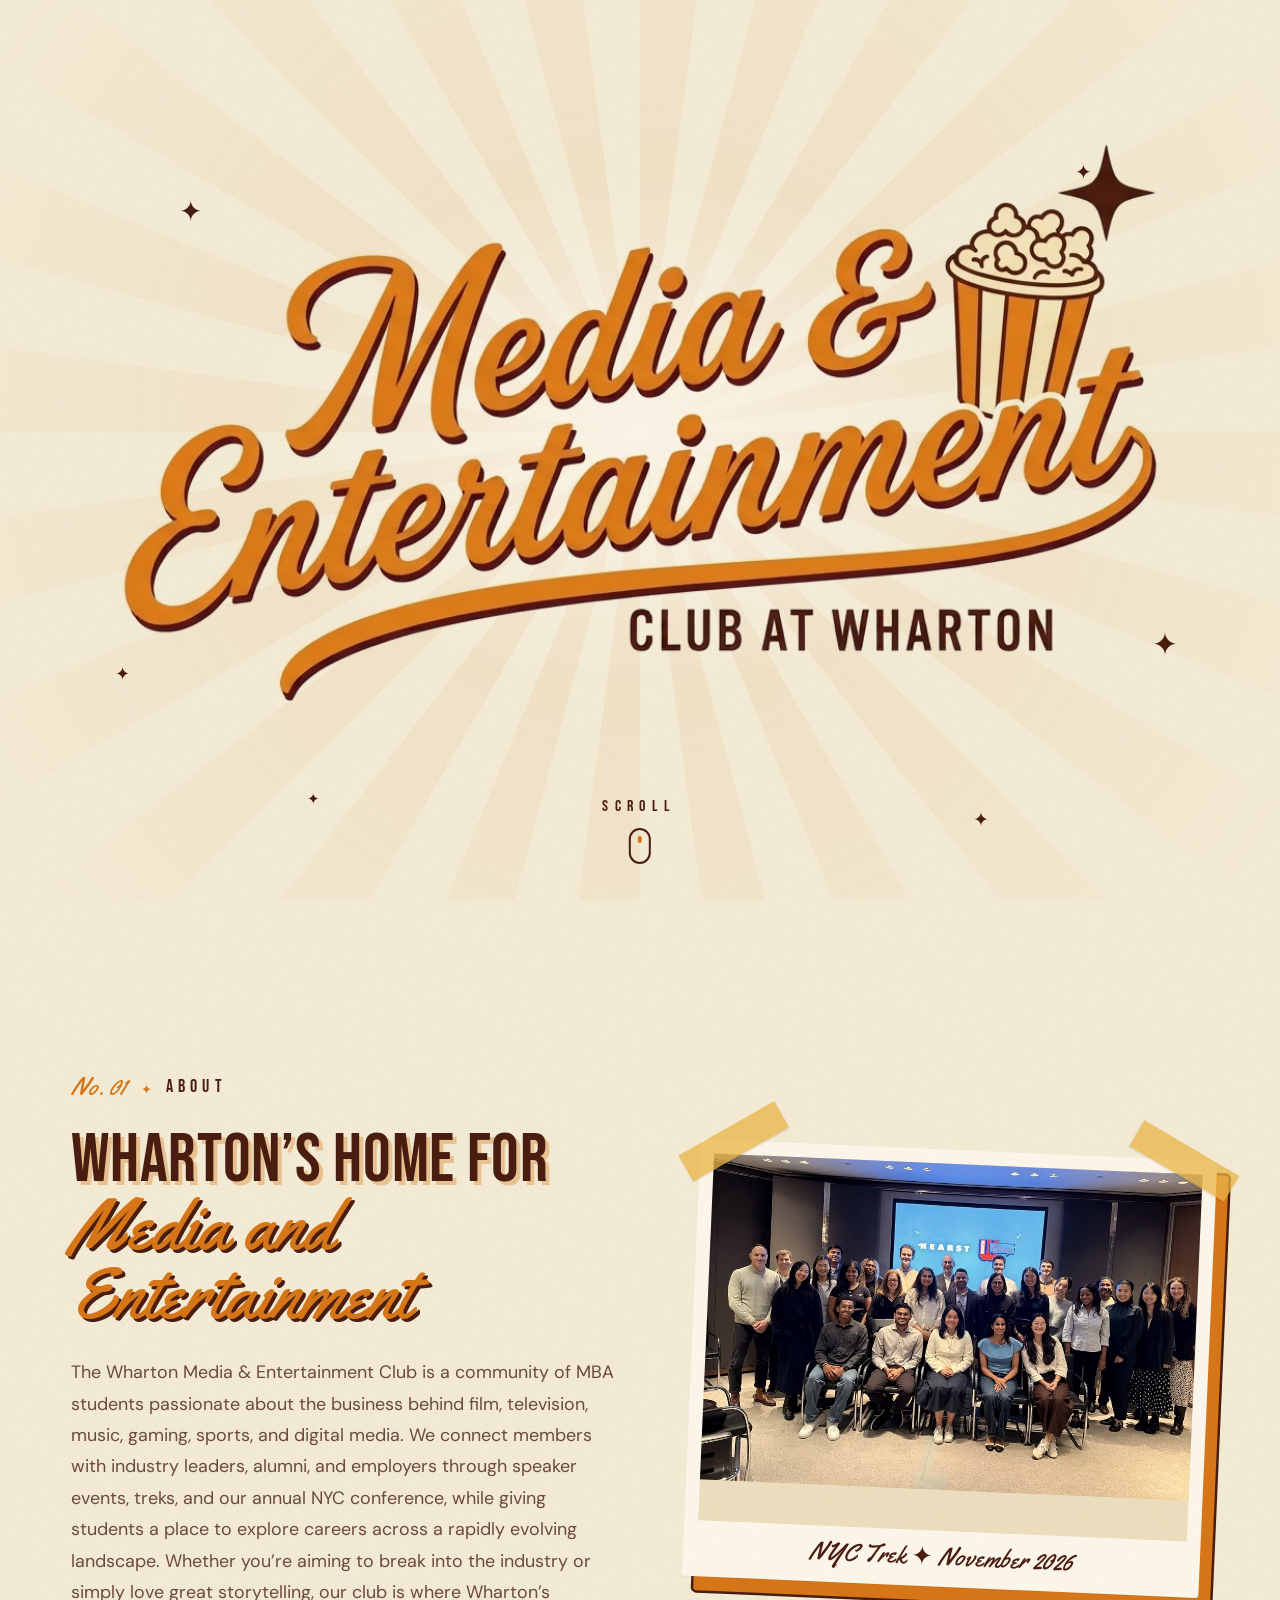
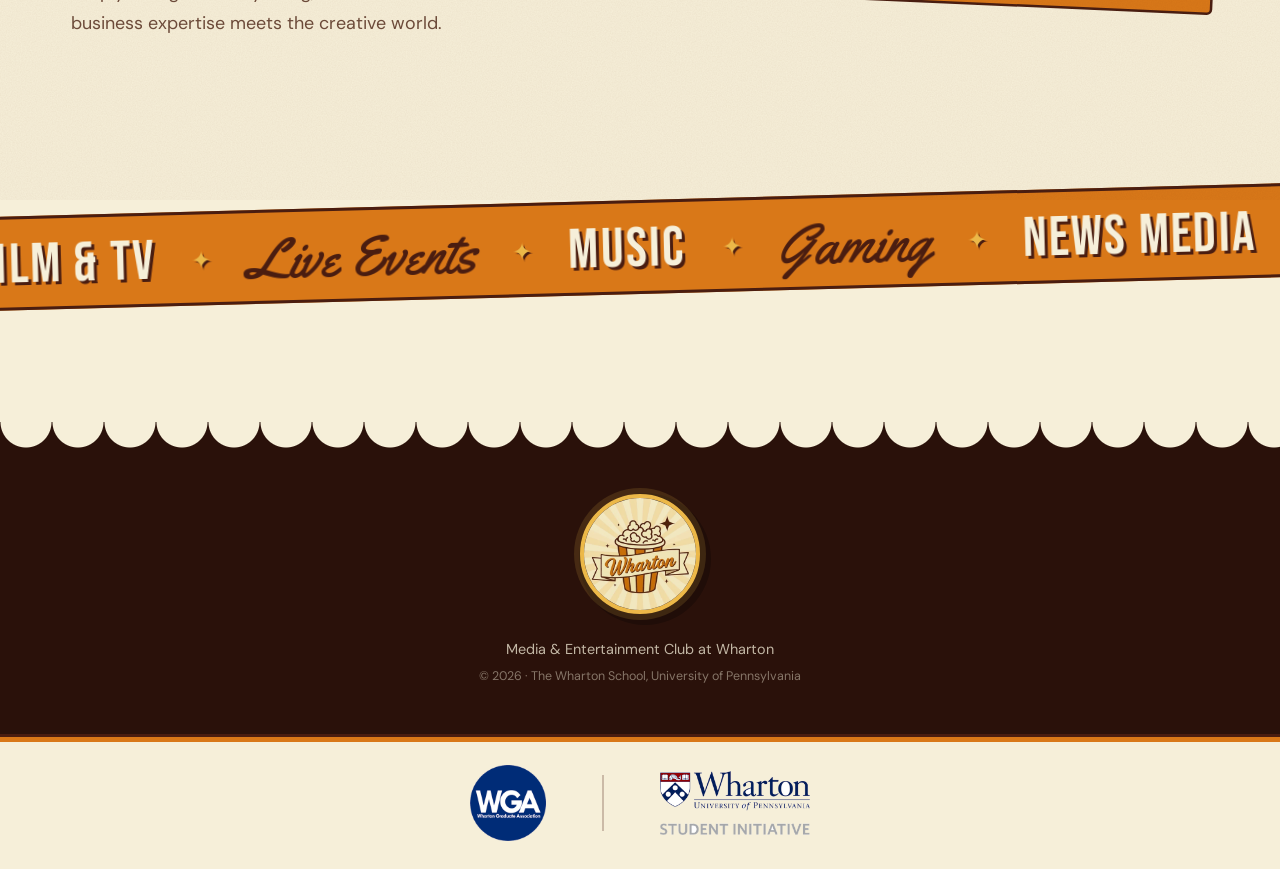
<file: index.html>
<!DOCTYPE html>
<html lang="en">
<head>
  <meta charset="UTF-8" />
  <meta name="viewport" content="width=device-width, initial-scale=1.0" />
  <title>Media &amp; Entertainment Club at Wharton</title>
  <meta name="description" content="The Wharton MBA Media &amp; Entertainment Club: film/TV, live events, music, gaming, sports, news media, and the M&amp;E industry at-large." />
  <meta name="theme-color" content="#f6efd9" />
  <link rel="icon" type="image/png" sizes="32x32" href="images/favicon-32.png" />
  <link rel="icon" type="image/png" sizes="192x192" href="images/favicon-192.png" />
  <link rel="apple-touch-icon" href="images/apple-touch-icon.png" />

  <link rel="preconnect" href="https://fonts.googleapis.com" />
  <link rel="preconnect" href="https://fonts.gstatic.com" crossorigin />
  <link href="https://fonts.googleapis.com/css2?family=Bebas+Neue&family=DM+Sans:ital,opsz,wght@0,9..40,300..700;1,9..40,300..700&family=Yellowtail&display=swap" rel="stylesheet" />
  <link rel="preload" as="image" href="images/logo-full.webp" />
  <link rel="stylesheet" href="styles.css" />
</head>
<body data-page="home">
  <!-- Paper grain overlay -->
  <div class="grain" aria-hidden="true"></div>

  <!-- Scroll progress (candy-stripe along the top) -->
  <div class="progress" aria-hidden="true"><span class="progress__bar"></span></div>

  <!-- ============ HEADER ============ -->
  <header class="header" id="header">
    <div class="header__bg" aria-hidden="true"></div>
    <nav class="header__inner" aria-label="Primary">
      <!-- Empty slot: the logo docks here -->
      <span class="header__slot" id="logoSlot" aria-hidden="true"></span>

      <ul class="nav">
        <li style="--i:0"><a href="index.html#about" data-link="about">About</a></li>
        <li style="--i:1"><a href="treks.html" data-link="treks">Treks</a></li>
        <li style="--i:2"><a href="team.html" data-link="team">Team</a></li>
        <li style="--i:3"><a href="conference.html" data-link="conference">Conference</a></li>
        <li style="--i:4"><a href="join.html" data-link="join" class="nav__cta">Join</a></li>
      </ul>

      <button class="burger" id="burger" aria-label="Open menu" aria-expanded="false" aria-controls="mobileMenu">
        <span></span><span></span>
      </button>
    </nav>
  </header>

  <!-- The brand mark that morphs from the full-screen hero logo into the header logo -->
  <a href="index.html" class="brand" id="brand" aria-label="Media &amp; Entertainment Club at Wharton — home">
    <img class="brand__full" src="images/logo-full.webp" alt="Media &amp; Entertainment Club at Wharton" />
    <img class="brand__small" src="images/logo-small.png" alt="" aria-hidden="true" />
  </a>

  <!-- Mobile menu -->
  <div class="menu" id="mobileMenu" aria-hidden="true">
    <ul>
      <li style="--i:0"><a href="index.html#about" data-link="about"><em>01</em>About</a></li>
      <li style="--i:1"><a href="treks.html" data-link="treks"><em>02</em>Treks</a></li>
      <li style="--i:2"><a href="team.html" data-link="team"><em>03</em>Team</a></li>
      <li style="--i:3"><a href="conference.html" data-link="conference"><em>04</em>Conference</a></li>
      <li style="--i:4"><a href="join.html" data-link="join"><em>05</em>Join</a></li>
    </ul>
  </div>

  <main>
    <!-- ============ HOME / HERO ============ -->
    <section class="hero" id="home" aria-label="Home">
      <div class="hero__sunburst" aria-hidden="true"></div>
      <div class="hero__glow" aria-hidden="true"></div>
      <span class="twinkle" style="--x:14%; --y:22%; --s:1.1; --t:0s" aria-hidden="true">✦</span>
      <span class="twinkle" style="--x:84%; --y:18%; --s:.8; --t:.8s" aria-hidden="true">✦</span>
      <span class="twinkle" style="--x:9%;  --y:74%; --s:.7; --t:1.6s" aria-hidden="true">✦</span>
      <span class="twinkle" style="--x:90%; --y:70%; --s:1.2; --t:.4s" aria-hidden="true">✦</span>
      <span class="twinkle" style="--x:24%; --y:88%; --s:.6; --t:1.2s" aria-hidden="true">✦</span>
      <span class="twinkle" style="--x:76%; --y:90%; --s:.75; --t:2s" aria-hidden="true">✦</span>
      <div class="hero__cue" aria-hidden="true">
        <span>Scroll</span>
        <i></i>
      </div>
    </section>

    <!-- ============ ABOUT ============ -->
    <section class="section about" id="about">
      <div class="container about__grid">
        <div class="about__text">
          <p class="eyebrow" data-reveal><span>No. 01</span> About</p>
          <h2 class="display" data-split>Wharton’s Home for <em>Media and Entertainment</em></h2>
          <p class="lead" data-reveal style="--d:.15s">
            The Wharton Media &amp; Entertainment Club is a community of MBA students passionate about the business behind film, television, music, gaming, sports, and digital media. We connect members with industry leaders, alumni, and employers through speaker events, treks, and our annual NYC conference, while giving students a place to explore careers across a rapidly evolving landscape. Whether you’re aiming to break into the industry or simply love great storytelling, our club is where Wharton’s business expertise meets the creative world.
          </p>
        </div>

        <figure class="about__media" data-reveal="snapshot">
          <div class="snapshot">
            <span class="tape tape--l" aria-hidden="true"></span>
            <span class="tape tape--r" aria-hidden="true"></span>
            <div class="snapshot__img">
              <img src="images/trek-nyc/01-hearst-group.webp" alt="Media &amp; Entertainment Club members at Hearst during the 2026 NYC Trek" loading="lazy" data-parallax="0.06" />
            </div>
            <figcaption>NYC Trek ✦ November 2026</figcaption>
          </div>
        </figure>
      </div>

      <div class="marquee" aria-hidden="true">
        <div class="marquee__track">
          <span>Film &amp; TV</span><b>✦</b><span>Live Events</span><b>✦</b><span>Music</span><b>✦</b><span>Gaming</span><b>✦</b><span>News Media</span><b>✦</b><span>Sports</span><b>✦</b><span>Streaming</span><b>✦</b>
          <span>Film &amp; TV</span><b>✦</b><span>Live Events</span><b>✦</b><span>Music</span><b>✦</b><span>Gaming</span><b>✦</b><span>News Media</span><b>✦</b><span>Sports</span><b>✦</b><span>Streaming</span><b>✦</b>
        </div>
      </div>
    </section>
  </main>

  <footer class="footer">
    <div class="container footer__inner">
      <img src="images/popcorn.webp" alt="" class="footer__logo" loading="lazy" />
      <p>Media &amp; Entertainment Club at Wharton</p>
      <p class="footer__small">© <span id="year">2026</span> · The Wharton School, University of Pennsylvania</p>
    </div>
    <div class="partners">
      <div class="container partners__inner">
        <img src="images/wga.png" alt="Wharton Graduate Association" class="partners__wga" loading="lazy" />
        <span class="partners__rule" aria-hidden="true"></span>
        <img src="images/wharton.png" alt="Wharton, University of Pennsylvania — Student Initiative" class="partners__wharton" loading="lazy" />
      </div>
    </div>
  </footer>

  <script src="script.js"></script>
</body>
</html>
</file>
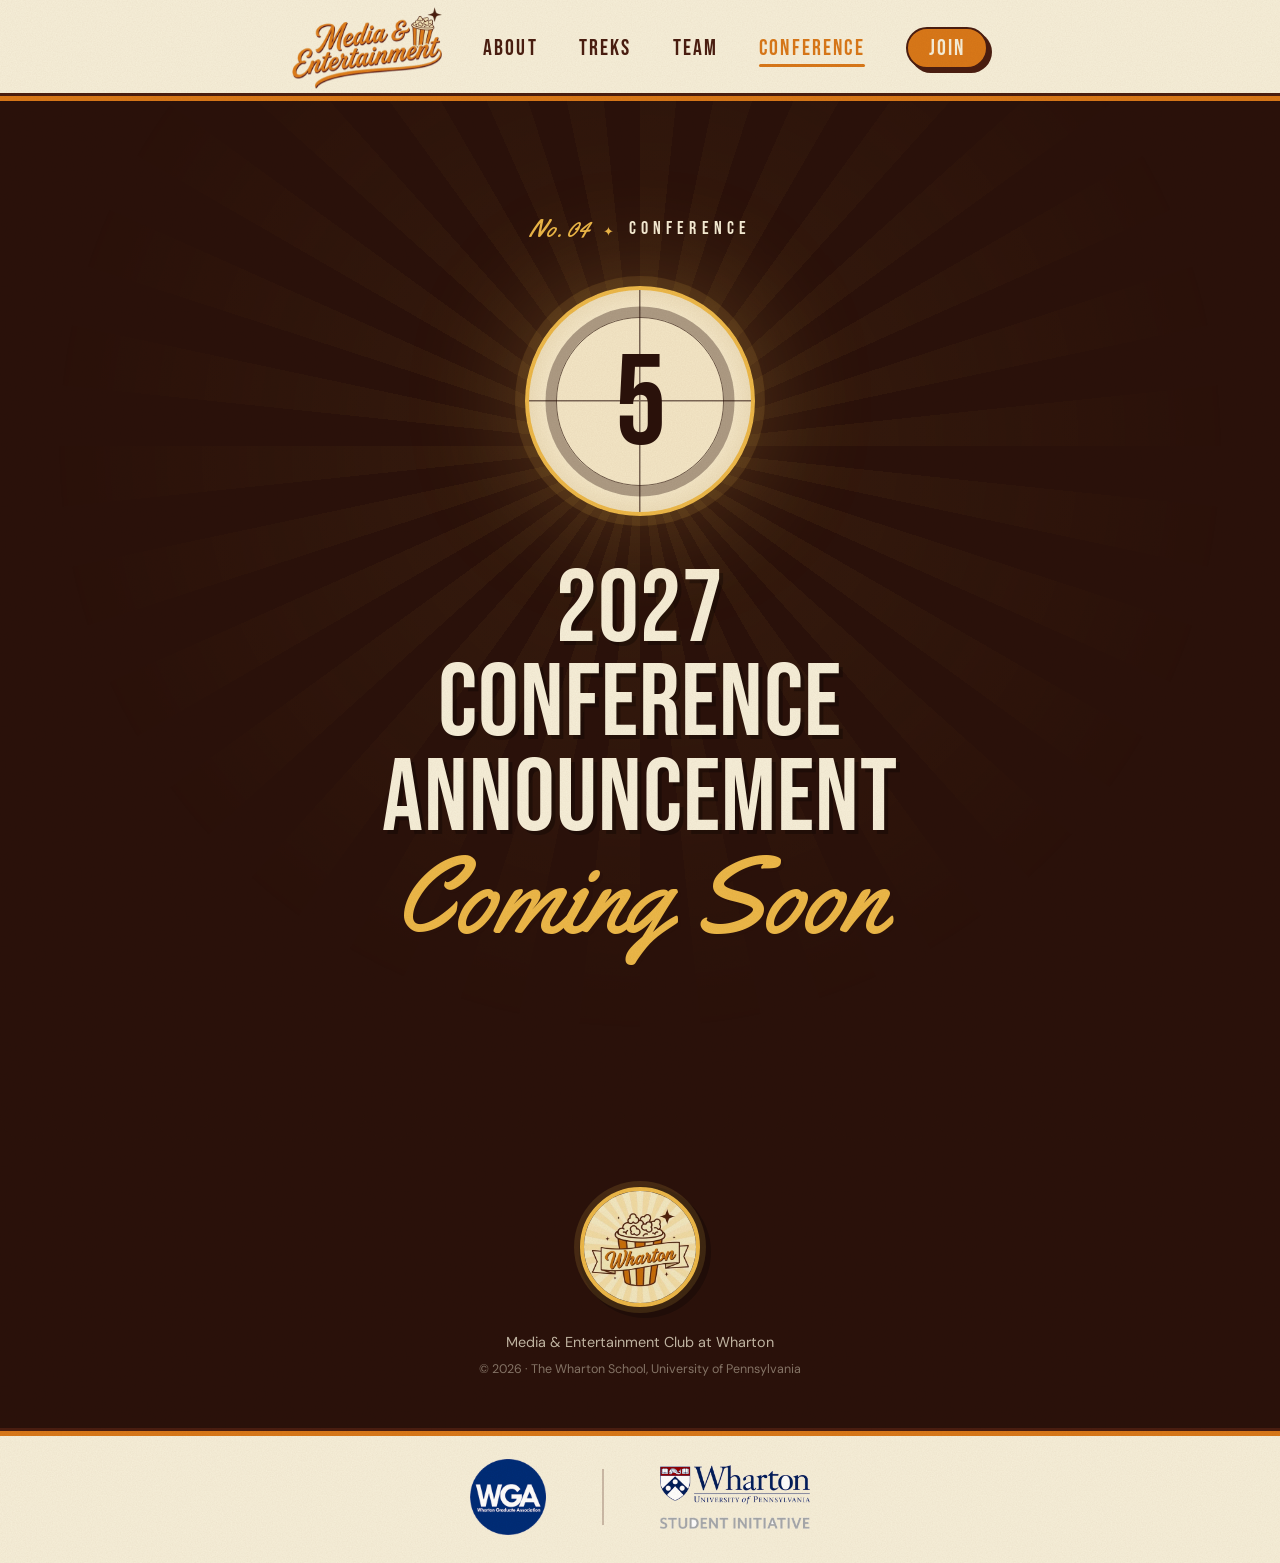
<file: conference.html>
<!DOCTYPE html>
<html lang="en">
<head>
  <meta charset="UTF-8" />
  <meta name="viewport" content="width=device-width, initial-scale=1.0" />
  <title>Conference · Media &amp; Entertainment Club at Wharton</title>
  <meta name="description" content="The Wharton MBA Media &amp; Entertainment Club: film/TV, live events, music, gaming, sports, news media, and the M&amp;E industry at-large." />
  <meta name="theme-color" content="#f6efd9" />
  <link rel="icon" type="image/png" sizes="32x32" href="images/favicon-32.png" />
  <link rel="icon" type="image/png" sizes="192x192" href="images/favicon-192.png" />
  <link rel="apple-touch-icon" href="images/apple-touch-icon.png" />

  <link rel="preconnect" href="https://fonts.googleapis.com" />
  <link rel="preconnect" href="https://fonts.gstatic.com" crossorigin />
  <link href="https://fonts.googleapis.com/css2?family=Bebas+Neue&family=DM+Sans:ital,opsz,wght@0,9..40,300..700;1,9..40,300..700&family=Yellowtail&display=swap" rel="stylesheet" />
  <link rel="stylesheet" href="styles.css" />
</head>
<body data-page="conference" class="is-subpage">
  <!-- Paper grain overlay -->
  <div class="grain" aria-hidden="true"></div>

  <!-- Scroll progress (candy-stripe along the top) -->
  <div class="progress" aria-hidden="true"><span class="progress__bar"></span></div>

  <!-- ============ HEADER ============ -->
  <header class="header" id="header">
    <div class="header__bg" aria-hidden="true"></div>
    <nav class="header__inner" aria-label="Primary">
      <!-- Empty slot: the logo docks here -->
      <span class="header__slot" id="logoSlot" aria-hidden="true"></span>

      <ul class="nav">
        <li style="--i:0"><a href="index.html#about" data-link="about">About</a></li>
        <li style="--i:1"><a href="treks.html" data-link="treks">Treks</a></li>
        <li style="--i:2"><a href="team.html" data-link="team">Team</a></li>
        <li style="--i:3"><a href="conference.html" data-link="conference" aria-current="page">Conference</a></li>
        <li style="--i:4"><a href="join.html" data-link="join" class="nav__cta">Join</a></li>
      </ul>

      <button class="burger" id="burger" aria-label="Open menu" aria-expanded="false" aria-controls="mobileMenu">
        <span></span><span></span>
      </button>
    </nav>
  </header>

  <!-- The brand mark -->
  <a href="index.html" class="brand" id="brand" aria-label="Media &amp; Entertainment Club at Wharton — home">
    <img class="brand__small" src="images/logo-small.png" alt="Media &amp; Entertainment Club at Wharton" />
  </a>

  <!-- Mobile menu -->
  <div class="menu" id="mobileMenu" aria-hidden="true">
    <ul>
      <li style="--i:0"><a href="index.html#about" data-link="about"><em>01</em>About</a></li>
      <li style="--i:1"><a href="treks.html" data-link="treks"><em>02</em>Treks</a></li>
      <li style="--i:2"><a href="team.html" data-link="team"><em>03</em>Team</a></li>
      <li style="--i:3"><a href="conference.html" data-link="conference" aria-current="page"><em>04</em>Conference</a></li>
      <li style="--i:4"><a href="join.html" data-link="join"><em>05</em>Join</a></li>
    </ul>
  </div>

  <main>
    <!-- ============ CONFERENCE ============ -->
    <section class="section section--page conference" id="conference">
      <div class="conference__burst" aria-hidden="true"></div>
      <div class="container conference__inner">
        <p class="eyebrow eyebrow--light" data-reveal><span>No. 04</span> Conference</p>

        <div class="leader" aria-hidden="true" data-reveal>
          <div class="leader__sweep"></div>
          <div class="leader__cross"></div>
          <div class="leader__ring"></div>
          <span class="leader__num" id="leaderNum">5</span>
        </div>

        <h2 class="display display--light conference__title" data-split>2027 Conference Announcement <em>Coming Soon</em></h2>
      </div>
    </section>
  </main>

  <footer class="footer">
    <div class="container footer__inner">
      <img src="images/popcorn.webp" alt="" class="footer__logo" loading="lazy" />
      <p>Media &amp; Entertainment Club at Wharton</p>
      <p class="footer__small">© <span id="year">2026</span> · The Wharton School, University of Pennsylvania</p>
    </div>
    <div class="partners">
      <div class="container partners__inner">
        <img src="images/wga.png" alt="Wharton Graduate Association" class="partners__wga" loading="lazy" />
        <span class="partners__rule" aria-hidden="true"></span>
        <img src="images/wharton.png" alt="Wharton, University of Pennsylvania — Student Initiative" class="partners__wharton" loading="lazy" />
      </div>
    </div>
  </footer>

  <script src="script.js"></script>
</body>
</html>
</file>
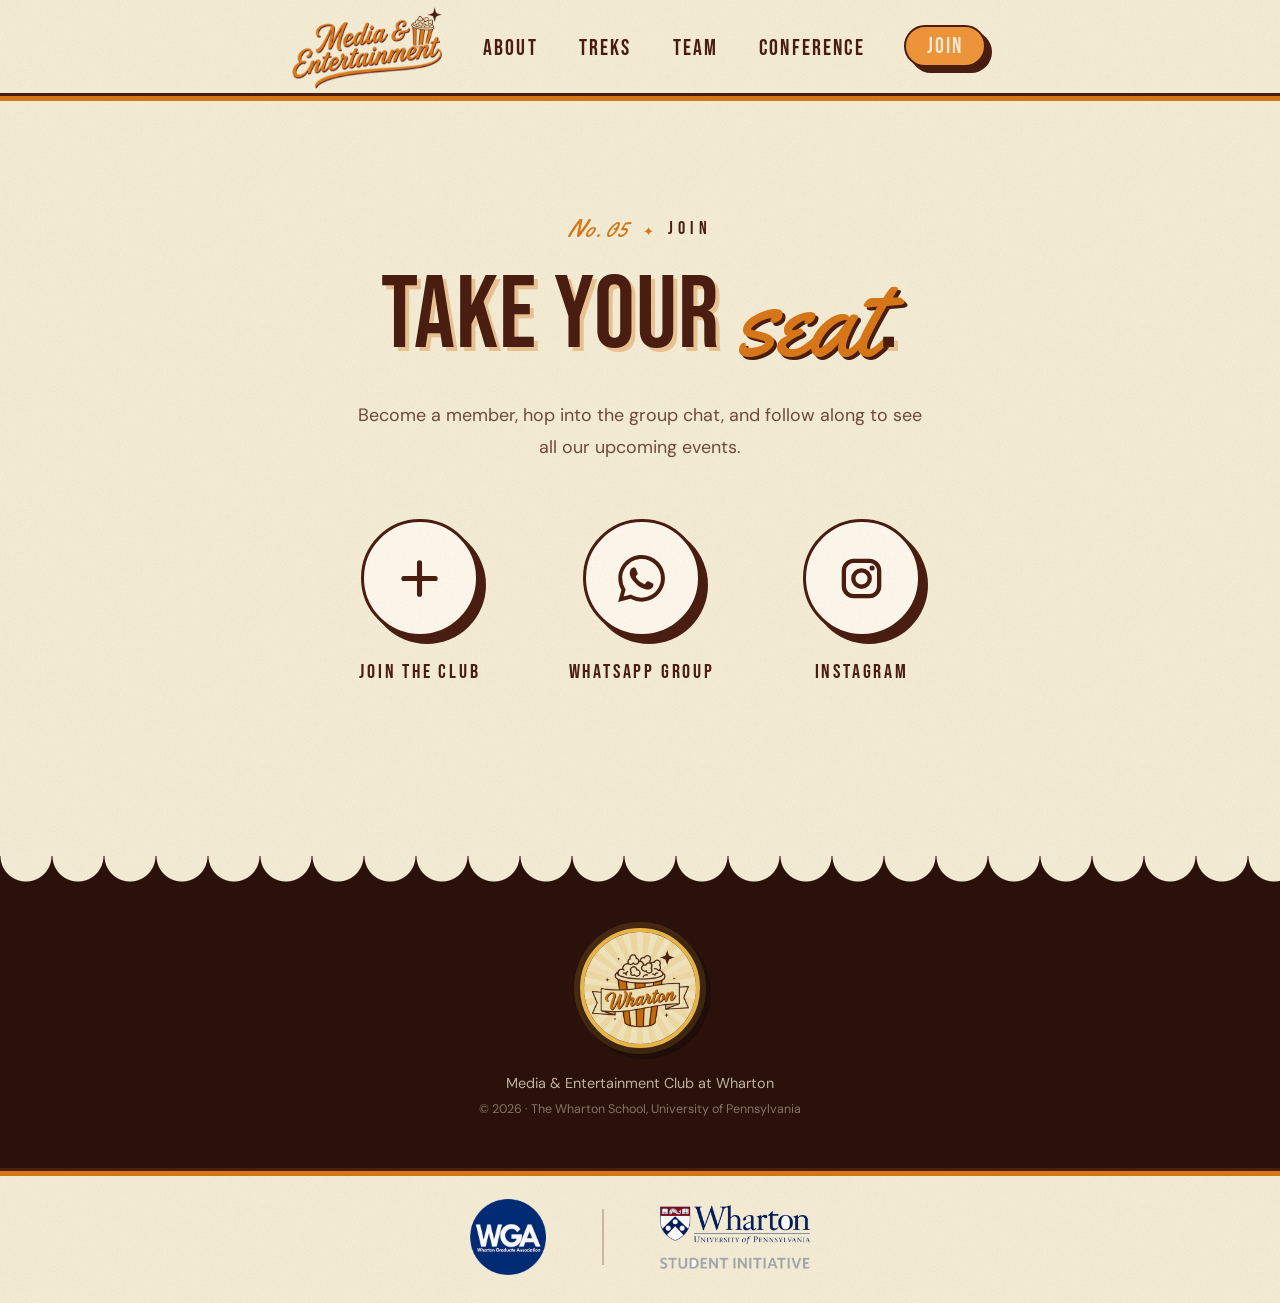
<file: join.html>
<!DOCTYPE html>
<html lang="en">
<head>
  <meta charset="UTF-8" />
  <meta name="viewport" content="width=device-width, initial-scale=1.0" />
  <title>Join · Media &amp; Entertainment Club at Wharton</title>
  <meta name="description" content="The Wharton MBA Media &amp; Entertainment Club: film/TV, live events, music, gaming, sports, news media, and the M&amp;E industry at-large." />
  <meta name="theme-color" content="#f6efd9" />
  <link rel="icon" type="image/png" sizes="32x32" href="images/favicon-32.png" />
  <link rel="icon" type="image/png" sizes="192x192" href="images/favicon-192.png" />
  <link rel="apple-touch-icon" href="images/apple-touch-icon.png" />

  <link rel="preconnect" href="https://fonts.googleapis.com" />
  <link rel="preconnect" href="https://fonts.gstatic.com" crossorigin />
  <link href="https://fonts.googleapis.com/css2?family=Bebas+Neue&family=DM+Sans:ital,opsz,wght@0,9..40,300..700;1,9..40,300..700&family=Yellowtail&display=swap" rel="stylesheet" />
  <link rel="stylesheet" href="styles.css" />
</head>
<body data-page="join" class="is-subpage">
  <!-- Paper grain overlay -->
  <div class="grain" aria-hidden="true"></div>

  <!-- Scroll progress (candy-stripe along the top) -->
  <div class="progress" aria-hidden="true"><span class="progress__bar"></span></div>

  <!-- ============ HEADER ============ -->
  <header class="header" id="header">
    <div class="header__bg" aria-hidden="true"></div>
    <nav class="header__inner" aria-label="Primary">
      <!-- Empty slot: the logo docks here -->
      <span class="header__slot" id="logoSlot" aria-hidden="true"></span>

      <ul class="nav">
        <li style="--i:0"><a href="index.html#about" data-link="about">About</a></li>
        <li style="--i:1"><a href="treks.html" data-link="treks">Treks</a></li>
        <li style="--i:2"><a href="team.html" data-link="team">Team</a></li>
        <li style="--i:3"><a href="conference.html" data-link="conference">Conference</a></li>
        <li style="--i:4"><a href="join.html" data-link="join" class="nav__cta" aria-current="page">Join</a></li>
      </ul>

      <button class="burger" id="burger" aria-label="Open menu" aria-expanded="false" aria-controls="mobileMenu">
        <span></span><span></span>
      </button>
    </nav>
  </header>

  <!-- The brand mark -->
  <a href="index.html" class="brand" id="brand" aria-label="Media &amp; Entertainment Club at Wharton — home">
    <img class="brand__small" src="images/logo-small.png" alt="Media &amp; Entertainment Club at Wharton" />
  </a>

  <!-- Mobile menu -->
  <div class="menu" id="mobileMenu" aria-hidden="true">
    <ul>
      <li style="--i:0"><a href="index.html#about" data-link="about"><em>01</em>About</a></li>
      <li style="--i:1"><a href="treks.html" data-link="treks"><em>02</em>Treks</a></li>
      <li style="--i:2"><a href="team.html" data-link="team"><em>03</em>Team</a></li>
      <li style="--i:3"><a href="conference.html" data-link="conference"><em>04</em>Conference</a></li>
      <li style="--i:4"><a href="join.html" data-link="join" aria-current="page"><em>05</em>Join</a></li>
    </ul>
  </div>

  <main>
    <!-- ============ JOIN ============ -->
    <section class="section section--page join" id="join">
      <div class="container join__inner">
        <p class="eyebrow" data-reveal><span>No. 05</span> Join</p>
        <h2 class="display" data-split>Take your <em>seat</em>.</h2>
        <p class="lead" data-reveal>Become a member, hop into the group chat, and follow along to see all our upcoming events.</p>

        <ul class="join__links">
          <li data-reveal style="--d:.05s">
            <a href="https://groups.wharton.upenn.edu/mediaentertainment/club_signup" target="_blank" rel="noopener" class="icon-btn icon-btn--plus" aria-label="Join the club">
              <svg viewBox="0 0 24 24" aria-hidden="true"><path d="M12 4v16M4 12h16" fill="none" stroke="currentColor" stroke-width="2.6" stroke-linecap="round"/></svg>
            </a>
            <span>Join the Club</span>
          </li>
          <li data-reveal style="--d:.15s">
            <a href="https://chat.whatsapp.com/DBrievc0ztX1BZLFdQda2z" target="_blank" rel="noopener" class="icon-btn icon-btn--wa" aria-label="Join our WhatsApp group">
              <svg viewBox="0 0 24 24" aria-hidden="true"><path fill="currentColor" d="M17.47 14.38c-.3-.15-1.76-.87-2.03-.97-.27-.1-.47-.15-.67.15-.2.3-.77.97-.94 1.17-.17.2-.35.22-.64.07-.3-.15-1.26-.46-2.4-1.48-.88-.79-1.48-1.76-1.66-2.06-.17-.3-.02-.46.13-.6.13-.14.3-.35.45-.52.15-.17.2-.3.3-.5.1-.2.05-.37-.03-.52-.07-.15-.67-1.61-.92-2.2-.24-.58-.49-.5-.67-.51h-.57c-.2 0-.52.07-.79.37-.27.3-1.04 1.02-1.04 2.48 0 1.46 1.07 2.88 1.21 3.07.15.2 2.1 3.2 5.08 4.49.71.31 1.26.49 1.7.63.71.22 1.36.19 1.87.12.57-.09 1.76-.72 2-1.41.25-.7.25-1.29.17-1.41-.07-.13-.27-.2-.57-.35m-5.42 7.4h-.01a9.87 9.87 0 0 1-5.03-1.38l-.36-.21-3.74.98 1-3.65-.24-.37a9.86 9.86 0 0 1-1.51-5.26c0-5.45 4.44-9.88 9.89-9.88 2.64 0 5.12 1.03 6.99 2.9a9.82 9.82 0 0 1 2.89 6.99c0 5.45-4.43 9.88-9.88 9.88m8.41-18.3A11.82 11.82 0 0 0 12.05 0C5.5 0 .16 5.34.16 11.89c0 2.1.55 4.14 1.59 5.95L.06 24l6.3-1.65a11.88 11.88 0 0 0 5.68 1.45h.01c6.55 0 11.89-5.34 11.89-11.89 0-3.18-1.24-6.16-3.48-8.41"/></svg>
            </a>
            <span>WhatsApp Group</span>
          </li>
          <li data-reveal style="--d:.25s">
            <a href="https://www.instagram.com/whartonmbamec/" target="_blank" rel="noopener" class="icon-btn icon-btn--ig" aria-label="Follow us on Instagram">
              <svg viewBox="0 0 24 24" aria-hidden="true"><rect x="3" y="3" width="18" height="18" rx="5" fill="none" stroke="currentColor" stroke-width="2.2"/><circle cx="12" cy="12" r="4.2" fill="none" stroke="currentColor" stroke-width="2.2"/><circle cx="17.4" cy="6.6" r="1.3" fill="currentColor"/></svg>
            </a>
            <span>Instagram</span>
          </li>
        </ul>
      </div>
    </section>
  </main>

  <footer class="footer">
    <div class="container footer__inner">
      <img src="images/popcorn.webp" alt="" class="footer__logo" loading="lazy" />
      <p>Media &amp; Entertainment Club at Wharton</p>
      <p class="footer__small">© <span id="year">2026</span> · The Wharton School, University of Pennsylvania</p>
    </div>
    <div class="partners">
      <div class="container partners__inner">
        <img src="images/wga.png" alt="Wharton Graduate Association" class="partners__wga" loading="lazy" />
        <span class="partners__rule" aria-hidden="true"></span>
        <img src="images/wharton.png" alt="Wharton, University of Pennsylvania — Student Initiative" class="partners__wharton" loading="lazy" />
      </div>
    </div>
  </footer>

  <script src="script.js"></script>
</body>
</html>
</file>
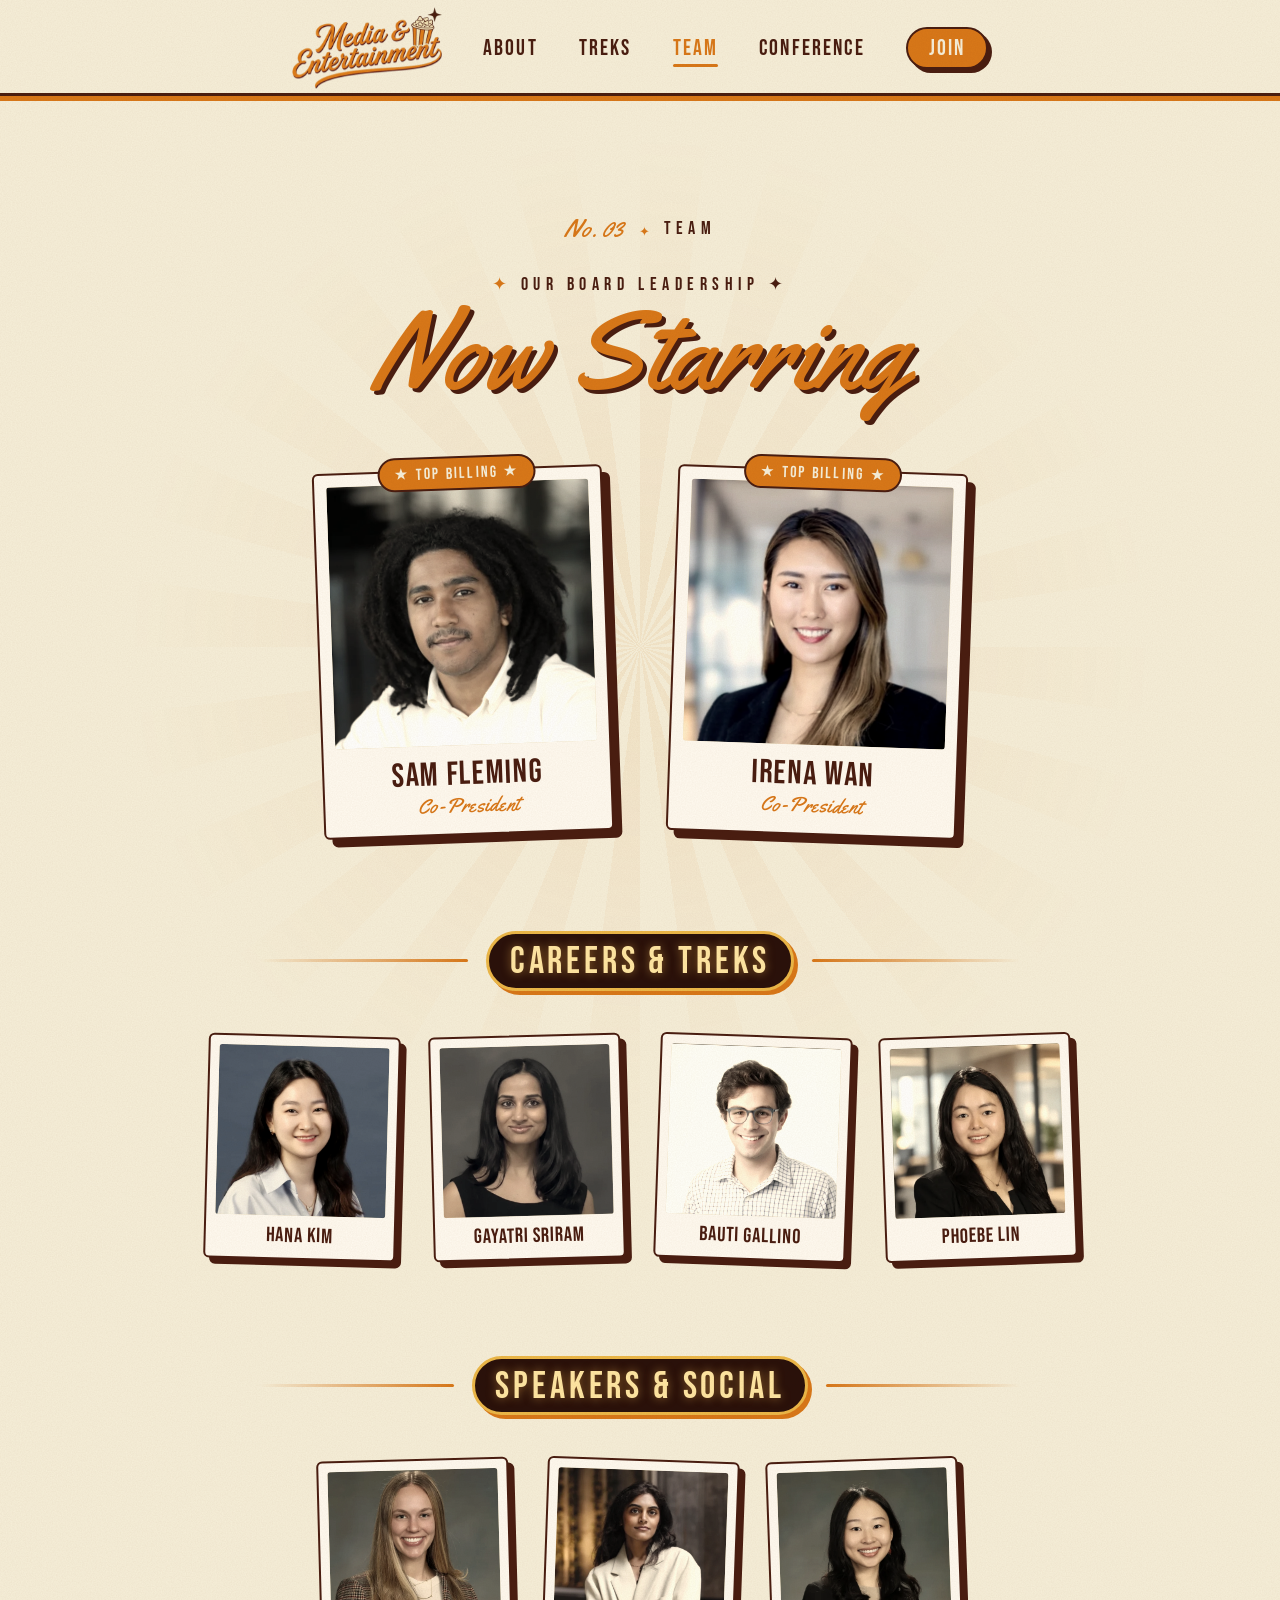
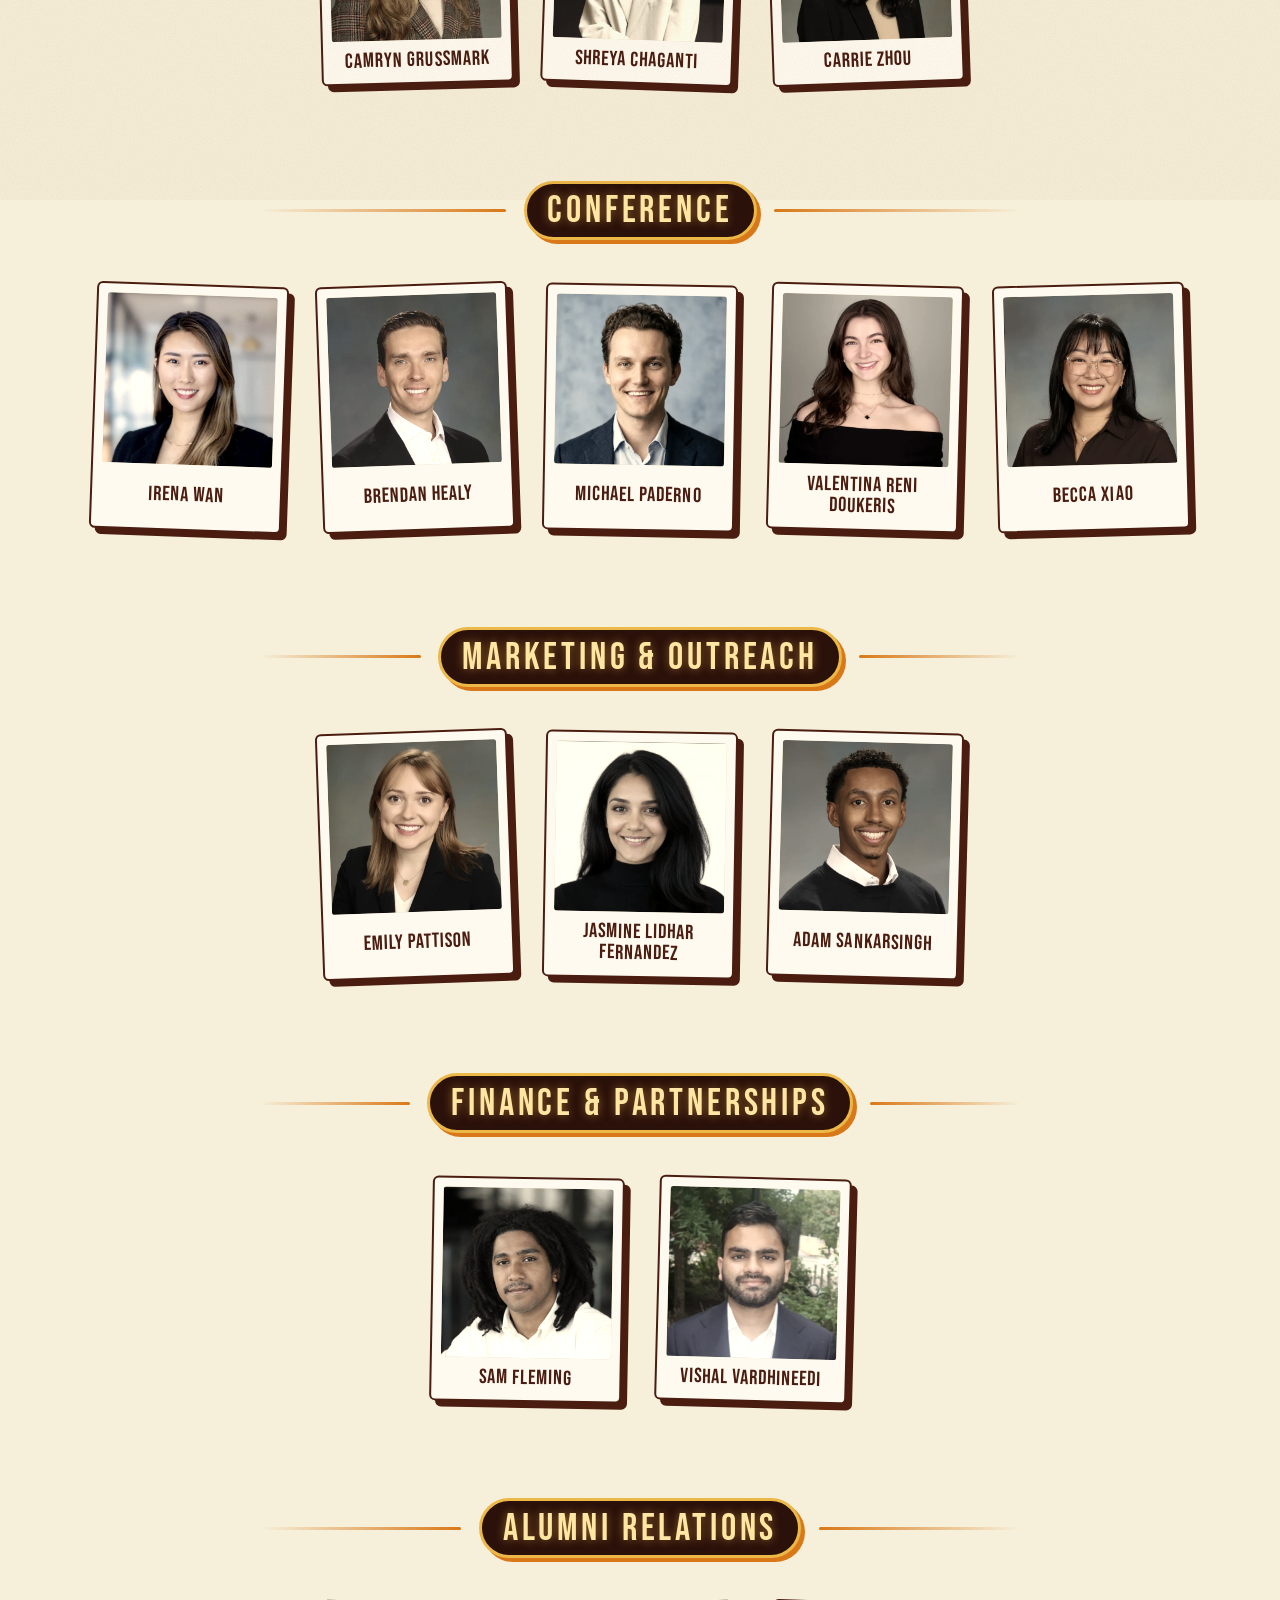
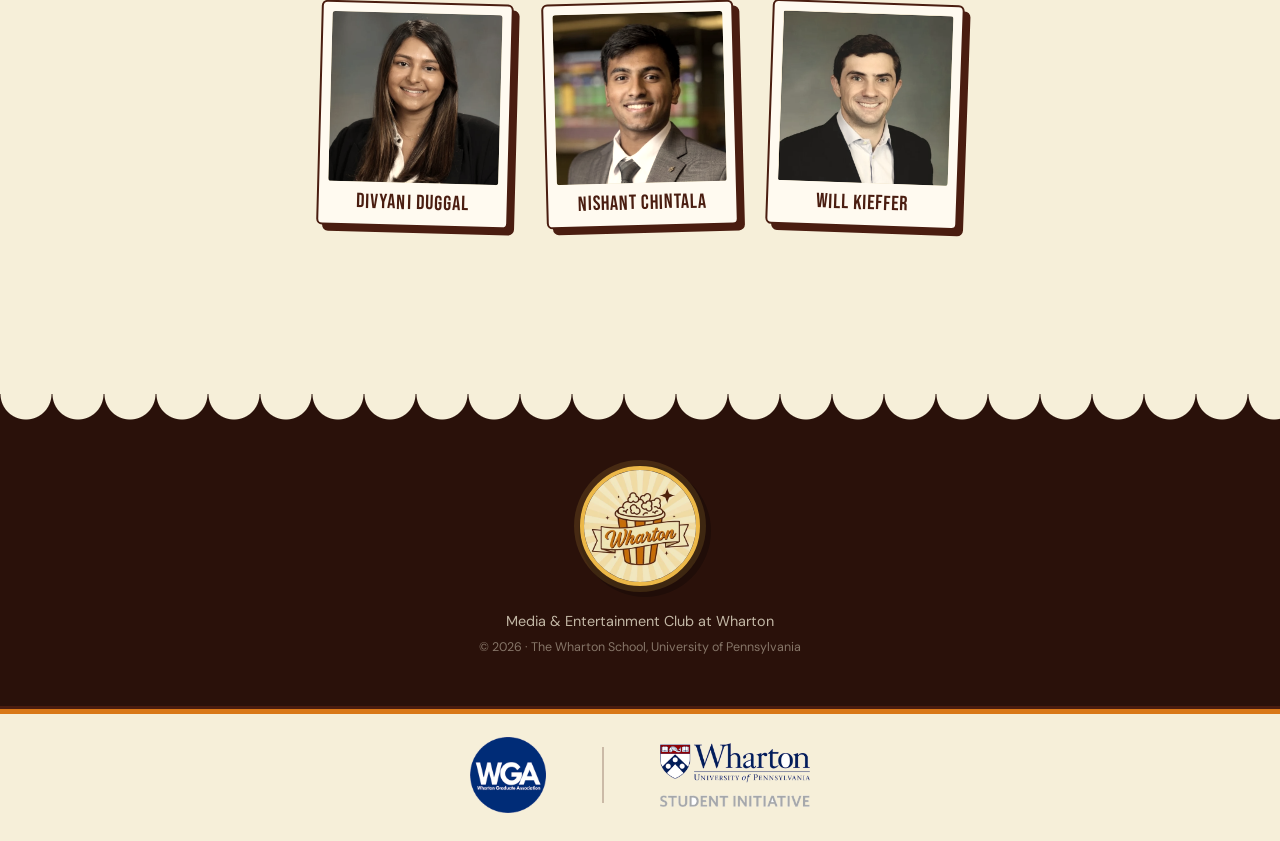
<file: team.html>
<!DOCTYPE html>
<html lang="en">
<head>
  <meta charset="UTF-8" />
  <meta name="viewport" content="width=device-width, initial-scale=1.0" />
  <title>Team · Media &amp; Entertainment Club at Wharton</title>
  <meta name="description" content="The Wharton MBA Media &amp; Entertainment Club: film/TV, live events, music, gaming, sports, news media, and the M&amp;E industry at-large." />
  <meta name="theme-color" content="#f6efd9" />
  <link rel="icon" type="image/png" sizes="32x32" href="images/favicon-32.png" />
  <link rel="icon" type="image/png" sizes="192x192" href="images/favicon-192.png" />
  <link rel="apple-touch-icon" href="images/apple-touch-icon.png" />

  <link rel="preconnect" href="https://fonts.googleapis.com" />
  <link rel="preconnect" href="https://fonts.gstatic.com" crossorigin />
  <link href="https://fonts.googleapis.com/css2?family=Bebas+Neue&family=DM+Sans:ital,opsz,wght@0,9..40,300..700;1,9..40,300..700&family=Yellowtail&display=swap" rel="stylesheet" />
  <link rel="stylesheet" href="styles.css" />
</head>
<body data-page="team" class="is-subpage">
  <!-- Paper grain overlay -->
  <div class="grain" aria-hidden="true"></div>

  <!-- Scroll progress (candy-stripe along the top) -->
  <div class="progress" aria-hidden="true"><span class="progress__bar"></span></div>

  <!-- ============ HEADER ============ -->
  <header class="header" id="header">
    <div class="header__bg" aria-hidden="true"></div>
    <nav class="header__inner" aria-label="Primary">
      <!-- Empty slot: the logo docks here -->
      <span class="header__slot" id="logoSlot" aria-hidden="true"></span>

      <ul class="nav">
        <li style="--i:0"><a href="index.html#about" data-link="about">About</a></li>
        <li style="--i:1"><a href="treks.html" data-link="treks">Treks</a></li>
        <li style="--i:2"><a href="team.html" data-link="team" aria-current="page">Team</a></li>
        <li style="--i:3"><a href="conference.html" data-link="conference">Conference</a></li>
        <li style="--i:4"><a href="join.html" data-link="join" class="nav__cta">Join</a></li>
      </ul>

      <button class="burger" id="burger" aria-label="Open menu" aria-expanded="false" aria-controls="mobileMenu">
        <span></span><span></span>
      </button>
    </nav>
  </header>

  <!-- The brand mark -->
  <a href="index.html" class="brand" id="brand" aria-label="Media &amp; Entertainment Club at Wharton — home">
    <img class="brand__small" src="images/logo-small.png" alt="Media &amp; Entertainment Club at Wharton" />
  </a>

  <!-- Mobile menu -->
  <div class="menu" id="mobileMenu" aria-hidden="true">
    <ul>
      <li style="--i:0"><a href="index.html#about" data-link="about"><em>01</em>About</a></li>
      <li style="--i:1"><a href="treks.html" data-link="treks"><em>02</em>Treks</a></li>
      <li style="--i:2"><a href="team.html" data-link="team" aria-current="page"><em>03</em>Team</a></li>
      <li style="--i:3"><a href="conference.html" data-link="conference"><em>04</em>Conference</a></li>
      <li style="--i:4"><a href="join.html" data-link="join"><em>05</em>Join</a></li>
    </ul>
  </div>

  <main>
    <!-- ============ TEAM ============ -->
    <section class="section section--page team-page" id="team">
      <div class="team-page__burst" aria-hidden="true"></div>
      <!-- Now Starring: board leadership -->
      <div class="cast container">
        <p class="eyebrow" data-reveal><span>No. 03</span> Team</p>
        <div class="cast__head" data-reveal>
          <p class="cast__over">✦ Our Board Leadership ✦</p>
          <h1 class="cast__title">Now Starring</h1>
        </div>

        <ul class="cast__grid cast__grid--leads">
          <li class="star star--lead" data-reveal style="--r:-2deg">
            <figure class="star__card">
              <div class="star__photo"><img src="images/board/sam-fleming.webp" alt="Sam Fleming" loading="lazy" /></div>
              <figcaption><span class="star__name">Sam Fleming</span><span class="star__role">Co-President</span></figcaption>
            </figure>
          </li>
          <li class="star star--lead" data-reveal style="--d:.1s; --r:2deg">
            <figure class="star__card">
              <div class="star__photo"><img src="images/board/irena-wan.webp" alt="Irena Wan" loading="lazy" /></div>
              <figcaption><span class="star__name">Irena Wan</span><span class="star__role">Co-President</span></figcaption>
            </figure>
          </li>
        </ul>


        <!-- Committees: photos marked with initials are placeholders until headshots arrive -->
        <div class="crew">
          <h2 class="crew__title" data-reveal><span>Careers &amp; Treks</span></h2>
          <ul class="crew__grid">
            <li class="star star--crew" data-reveal style="--d:0.00s; --r:1.5deg">
              <figure class="star__card">
                <div class="star__photo"><img src="images/board/hana-kim.webp" alt="Hana Kim" loading="lazy" /></div>
                <figcaption><span class="star__name">Hana Kim</span></figcaption>
              </figure>
            </li>
            <li class="star star--crew" data-reveal style="--d:0.07s; --r:-1.5deg">
              <figure class="star__card">
                <div class="star__photo"><img src="images/board/gayatri-sriram.webp" alt="Gayatri Sriram" loading="lazy" /></div>
                <figcaption><span class="star__name">Gayatri Sriram</span></figcaption>
              </figure>
            </li>
            <li class="star star--crew" data-reveal style="--d:0.14s; --r:2deg">
              <figure class="star__card">
                <div class="star__photo"><img src="images/board/bauti-gallino.webp" alt="Bauti Gallino" loading="lazy" /></div>
                <figcaption><span class="star__name">Bauti Gallino</span></figcaption>
              </figure>
            </li>
            <li class="star star--crew" data-reveal style="--d:0.21s; --r:-2deg">
              <figure class="star__card">
                <div class="star__photo"><img src="images/board/phoebe-lin.webp" alt="Phoebe Lin" loading="lazy" /></div>
                <figcaption><span class="star__name">Phoebe Lin</span></figcaption>
              </figure>
            </li>
          </ul>
        </div>

        <div class="crew">
          <h2 class="crew__title" data-reveal><span>Speakers &amp; Social</span></h2>
          <ul class="crew__grid">
            <li class="star star--crew" data-reveal style="--d:0.00s; --r:-1.5deg">
              <figure class="star__card">
                <div class="star__photo"><img src="images/board/camryn-grussmark.webp" alt="Camryn Grussmark" loading="lazy" /></div>
                <figcaption><span class="star__name">Camryn Grussmark</span></figcaption>
              </figure>
            </li>
            <li class="star star--crew" data-reveal style="--d:0.07s; --r:2deg">
              <figure class="star__card">
                <div class="star__photo"><img src="images/board/shreya-chaganti.webp" alt="Shreya Chaganti" loading="lazy" /></div>
                <figcaption><span class="star__name">Shreya Chaganti</span></figcaption>
              </figure>
            </li>
            <li class="star star--crew" data-reveal style="--d:0.14s; --r:-2deg">
              <figure class="star__card">
                <div class="star__photo"><img src="images/board/carrie-zhou.webp" alt="Carrie Zhou" loading="lazy" /></div>
                <figcaption><span class="star__name">Carrie Zhou</span></figcaption>
              </figure>
            </li>
          </ul>
        </div>

        <div class="crew">
          <h2 class="crew__title" data-reveal><span>Conference</span></h2>
          <ul class="crew__grid">
            <li class="star star--crew" data-reveal style="--d:0.00s; --r:2deg">
              <figure class="star__card">
                <div class="star__photo"><img src="images/board/irena-wan.webp" alt="Irena Wan" loading="lazy" /></div>
                <figcaption><span class="star__name">Irena Wan</span></figcaption>
              </figure>
            </li>
            <li class="star star--crew" data-reveal style="--d:0.07s; --r:-2deg">
              <figure class="star__card">
                <div class="star__photo"><img src="images/board/brendan-healy.webp" alt="Brendan Healy" loading="lazy" /></div>
                <figcaption><span class="star__name">Brendan Healy</span></figcaption>
              </figure>
            </li>
            <li class="star star--crew" data-reveal style="--d:0.14s; --r:1deg">
              <figure class="star__card">
                <div class="star__photo"><img src="images/board/michael-paderno.webp" alt="Michael Paderno" loading="lazy" /></div>
                <figcaption><span class="star__name">Michael Paderno</span></figcaption>
              </figure>
            </li>
            <li class="star star--crew" data-reveal style="--d:0.21s; --r:1.5deg">
              <figure class="star__card">
                <div class="star__photo"><img src="images/board/valentina-reni-doukeris.webp" alt="Valentina Reni Doukeris" loading="lazy" /></div>
                <figcaption><span class="star__name">Valentina Reni Doukeris</span></figcaption>
              </figure>
            </li>
            <li class="star star--crew" data-reveal style="--d:0.28s; --r:-1.5deg">
              <figure class="star__card">
                <div class="star__photo"><img src="images/board/becca-xiao.webp" alt="Becca Xiao" loading="lazy" /></div>
                <figcaption><span class="star__name">Becca Xiao</span></figcaption>
              </figure>
            </li>
          </ul>
        </div>

        <div class="crew">
          <h2 class="crew__title" data-reveal><span>Marketing &amp; Outreach</span></h2>
          <ul class="crew__grid">
            <li class="star star--crew" data-reveal style="--d:0.00s; --r:-2deg">
              <figure class="star__card">
                <div class="star__photo"><img src="images/board/emily-pattison.webp" alt="Emily Pattison" loading="lazy" /></div>
                <figcaption><span class="star__name">Emily Pattison</span></figcaption>
              </figure>
            </li>
            <li class="star star--crew" data-reveal style="--d:0.07s; --r:1deg">
              <figure class="star__card">
                <div class="star__photo"><img src="images/board/jasmine-lidhar-fernandez.webp" alt="Jasmine Lidhar Fernandez" loading="lazy" /></div>
                <figcaption><span class="star__name">Jasmine Lidhar Fernandez</span></figcaption>
              </figure>
            </li>
            <li class="star star--crew" data-reveal style="--d:0.14s; --r:1.5deg">
              <figure class="star__card">
                <div class="star__photo"><img src="images/board/adam-sankarsingh.webp" alt="Adam Sankarsingh" loading="lazy" /></div>
                <figcaption><span class="star__name">Adam Sankarsingh</span></figcaption>
              </figure>
            </li>
          </ul>
        </div>

        <div class="crew">
          <h2 class="crew__title" data-reveal><span>Finance &amp; Partnerships</span></h2>
          <ul class="crew__grid">
            <li class="star star--crew" data-reveal style="--d:0.00s; --r:1deg">
              <figure class="star__card">
                <div class="star__photo"><img src="images/board/sam-fleming.webp" alt="Sam Fleming" loading="lazy" /></div>
                <figcaption><span class="star__name">Sam Fleming</span></figcaption>
              </figure>
            </li>
            <li class="star star--crew" data-reveal style="--d:0.07s; --r:1.5deg">
              <figure class="star__card">
                <div class="star__photo"><img src="images/board/vishal-vardhineedi.webp" alt="Vishal Vardhineedi" loading="lazy" /></div>
                <figcaption><span class="star__name">Vishal Vardhineedi</span></figcaption>
              </figure>
            </li>
          </ul>
        </div>

        <div class="crew">
          <h2 class="crew__title" data-reveal><span>Alumni Relations</span></h2>
          <ul class="crew__grid">
            <li class="star star--crew" data-reveal style="--d:0.00s; --r:1.5deg">
              <figure class="star__card">
                <div class="star__photo"><img src="images/board/divyani-duggal.webp" alt="Divyani Duggal" loading="lazy" /></div>
                <figcaption><span class="star__name">Divyani Duggal</span></figcaption>
              </figure>
            </li>
            <li class="star star--crew" data-reveal style="--d:0.07s; --r:-1.5deg">
              <figure class="star__card">
                <div class="star__photo"><img src="images/board/nishant-chintala.webp" alt="Nishant Chintala" loading="lazy" /></div>
                <figcaption><span class="star__name">Nishant Chintala</span></figcaption>
              </figure>
            </li>
            <li class="star star--crew" data-reveal style="--d:0.14s; --r:2deg">
              <figure class="star__card">
                <div class="star__photo"><img src="images/board/will-kieffer.webp" alt="Will Kieffer" loading="lazy" /></div>
                <figcaption><span class="star__name">Will Kieffer</span></figcaption>
              </figure>
            </li>
          </ul>
        </div>
      </div>
    </section>
  </main>

  <footer class="footer">
    <div class="container footer__inner">
      <img src="images/popcorn.webp" alt="" class="footer__logo" loading="lazy" />
      <p>Media &amp; Entertainment Club at Wharton</p>
      <p class="footer__small">© <span id="year">2026</span> · The Wharton School, University of Pennsylvania</p>
    </div>
    <div class="partners">
      <div class="container partners__inner">
        <img src="images/wga.png" alt="Wharton Graduate Association" class="partners__wga" loading="lazy" />
        <span class="partners__rule" aria-hidden="true"></span>
        <img src="images/wharton.png" alt="Wharton, University of Pennsylvania — Student Initiative" class="partners__wharton" loading="lazy" />
      </div>
    </div>
  </footer>

  <script src="script.js"></script>
</body>
</html>
</file>
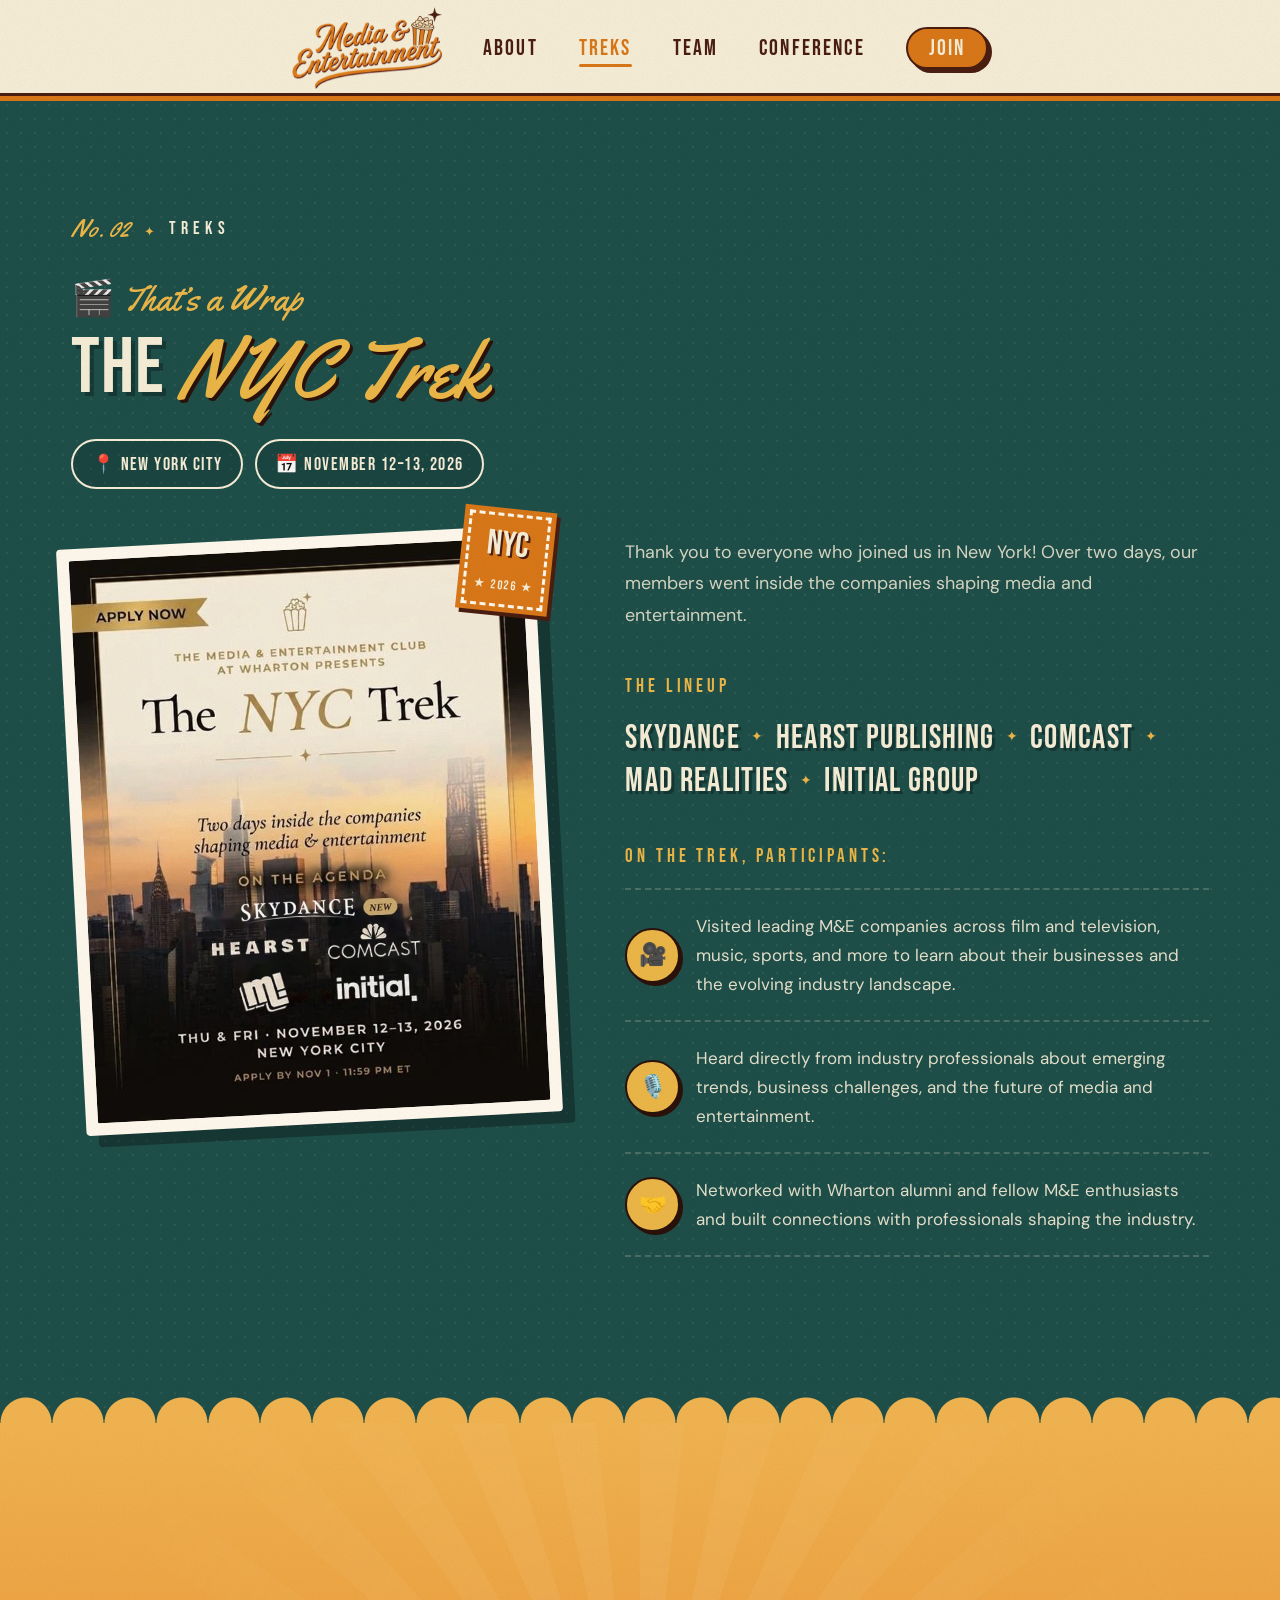
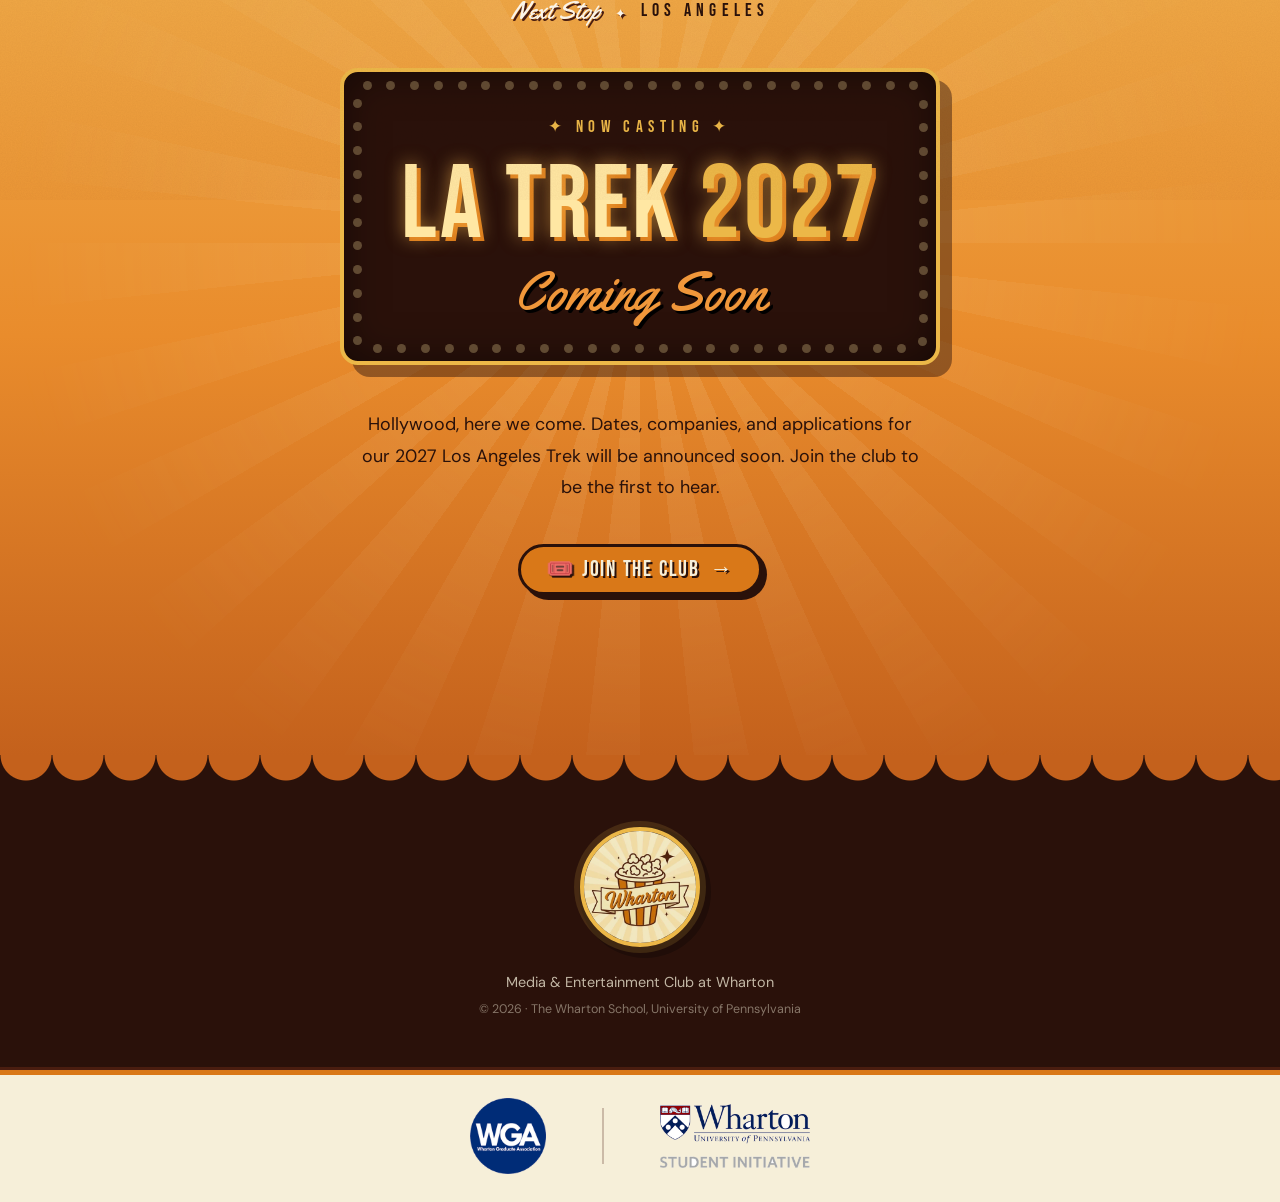
<file: treks.html>
<!DOCTYPE html>
<html lang="en">
<head>
  <meta charset="UTF-8" />
  <meta name="viewport" content="width=device-width, initial-scale=1.0" />
  <title>Treks · Media &amp; Entertainment Club at Wharton</title>
  <meta name="description" content="The Wharton MBA Media &amp; Entertainment Club: film/TV, live events, music, gaming, sports, news media, and the M&amp;E industry at-large." />
  <meta name="theme-color" content="#f6efd9" />
  <link rel="icon" type="image/png" sizes="32x32" href="images/favicon-32.png" />
  <link rel="icon" type="image/png" sizes="192x192" href="images/favicon-192.png" />
  <link rel="apple-touch-icon" href="images/apple-touch-icon.png" />

  <link rel="preconnect" href="https://fonts.googleapis.com" />
  <link rel="preconnect" href="https://fonts.gstatic.com" crossorigin />
  <link href="https://fonts.googleapis.com/css2?family=Bebas+Neue&family=DM+Sans:ital,opsz,wght@0,9..40,300..700;1,9..40,300..700&family=Yellowtail&display=swap" rel="stylesheet" />
  <link rel="stylesheet" href="styles.css" />
</head>
<body data-page="treks" class="is-subpage">
  <!-- Paper grain overlay -->
  <div class="grain" aria-hidden="true"></div>

  <!-- Scroll progress (candy-stripe along the top) -->
  <div class="progress" aria-hidden="true"><span class="progress__bar"></span></div>

  <!-- ============ HEADER ============ -->
  <header class="header" id="header">
    <div class="header__bg" aria-hidden="true"></div>
    <nav class="header__inner" aria-label="Primary">
      <!-- Empty slot: the logo docks here -->
      <span class="header__slot" id="logoSlot" aria-hidden="true"></span>

      <ul class="nav">
        <li style="--i:0"><a href="index.html#about" data-link="about">About</a></li>
        <li style="--i:1"><a href="treks.html" data-link="treks" aria-current="page">Treks</a></li>
        <li style="--i:2"><a href="team.html" data-link="team">Team</a></li>
        <li style="--i:3"><a href="conference.html" data-link="conference">Conference</a></li>
        <li style="--i:4"><a href="join.html" data-link="join" class="nav__cta">Join</a></li>
      </ul>

      <button class="burger" id="burger" aria-label="Open menu" aria-expanded="false" aria-controls="mobileMenu">
        <span></span><span></span>
      </button>
    </nav>
  </header>

  <!-- The brand mark -->
  <a href="index.html" class="brand" id="brand" aria-label="Media &amp; Entertainment Club at Wharton — home">
    <img class="brand__small" src="images/logo-small.png" alt="Media &amp; Entertainment Club at Wharton" />
  </a>

  <!-- Mobile menu -->
  <div class="menu" id="mobileMenu" aria-hidden="true">
    <ul>
      <li style="--i:0"><a href="index.html#about" data-link="about"><em>01</em>About</a></li>
      <li style="--i:1"><a href="treks.html" data-link="treks" aria-current="page"><em>02</em>Treks</a></li>
      <li style="--i:2"><a href="team.html" data-link="team"><em>03</em>Team</a></li>
      <li style="--i:3"><a href="conference.html" data-link="conference"><em>04</em>Conference</a></li>
      <li style="--i:4"><a href="join.html" data-link="join"><em>05</em>Join</a></li>
    </ul>
  </div>

  <main>
    <!-- ============ NYC TREK (recap) ============ -->
    <section class="section section--page treks" id="treks">
      <div class="wave wave--top" aria-hidden="true"></div>
      <div class="container">
        <p class="eyebrow eyebrow--light" data-reveal><span>No. 02</span> Treks</p>
        <p class="kicker" data-reveal>🎬 That’s a Wrap</p>
        <h2 class="display display--light" data-split>The <em>NYC Trek</em></h2>

        <div class="trek__meta" data-reveal>
          <span class="chip">📍 New York City</span>
          <span class="chip">📅 November 12–13, 2026</span>
        </div>

        <div class="trek__grid">
          <figure class="trek__media" data-reveal="tilt">
            <div class="postcard">
              <img src="images/trek-poster.webp" alt="The NYC Trek poster: two days inside the companies shaping media and entertainment, with Skydance, Hearst, Comcast, Mad Realities, and Initial on the agenda. November 12–13, 2026, New York City." loading="lazy" />
              <span class="stamp" aria-hidden="true">NYC<small>★ 2026 ★</small></span>
            </div>
          </figure>

          <div class="trek__body">
            <p class="lead lead--light" data-reveal>
              Thank you to everyone who joined us in New York! Over two days, our members went inside the companies shaping media and entertainment.
            </p>

            <p class="trek__subhead" data-reveal>The Lineup</p>
            <ul class="agenda" data-reveal>
              <li>Skydance</li>
              <li>Hearst Publishing</li>
              <li>Comcast</li>
              <li>Mad Realities</li>
              <li>Initial Group</li>
            </ul>

            <p class="trek__subhead" data-reveal>On the trek, participants:</p>
            <ul class="trek__list">
              <li data-reveal style="--d:.05s">
                <span class="trek__icon">🎥</span>
                <p>Visited leading M&amp;E companies across film and television, music, sports, and more to learn about their businesses and the evolving industry landscape.</p>
              </li>
              <li data-reveal style="--d:.15s">
                <span class="trek__icon">🎙️</span>
                <p>Heard directly from industry professionals about emerging trends, business challenges, and the future of media and entertainment.</p>
              </li>
              <li data-reveal style="--d:.25s">
                <span class="trek__icon">🤝</span>
                <p>Networked with Wharton alumni and fellow M&amp;E enthusiasts and built connections with professionals shaping the industry.</p>
              </li>
            </ul>

          </div>
        </div>
      </div>
      <div class="wave wave--bottom" aria-hidden="true"></div>
    </section>

    <!-- ============ LA TREK (coming soon) ============ -->
    <section class="section la" id="la-trek">
      <div class="la__burst" aria-hidden="true"></div>
      <div class="container la__inner">
        <p class="eyebrow" data-reveal><span>Next Stop</span> Los Angeles</p>

        <div class="sign sign--la" data-reveal>
          <div class="sign__bulbs" aria-hidden="true"></div>
          <p class="sign__label">✦ Now Casting ✦</p>
          <h2 class="la__title">LA Trek <span>2027</span></h2>
          <p class="la__soon">Coming Soon</p>
        </div>

        <p class="lead la__lead" data-reveal>
          Hollywood, here we come. Dates, companies, and applications for our 2027 Los Angeles Trek will be announced soon. Join the club to be the first to hear.
        </p>
        <a class="btn-retro btn-retro--dark" href="join.html" data-reveal>🎟️ Join the Club <span aria-hidden="true">→</span></a>
      </div>
    </section>
  </main>

  <footer class="footer">
    <div class="container footer__inner">
      <img src="images/popcorn.webp" alt="" class="footer__logo" loading="lazy" />
      <p>Media &amp; Entertainment Club at Wharton</p>
      <p class="footer__small">© <span id="year">2026</span> · The Wharton School, University of Pennsylvania</p>
    </div>
    <div class="partners">
      <div class="container partners__inner">
        <img src="images/wga.png" alt="Wharton Graduate Association" class="partners__wga" loading="lazy" />
        <span class="partners__rule" aria-hidden="true"></span>
        <img src="images/wharton.png" alt="Wharton, University of Pennsylvania — Student Initiative" class="partners__wharton" loading="lazy" />
      </div>
    </div>
  </footer>

  <script src="script.js"></script>
</body>
</html>
</file>
<file: styles.css>
/* =========================================================
   Media & Entertainment Club at Wharton — "Burbank Retro"
   ========================================================= */

@property --sweep {
  syntax: "<angle>";
  inherits: false;
  initial-value: 0deg;
}

:root {
  --cream: #f6efd9;          /* matches the logo's background */
  --cream-2: #efe2c2;
  --paper: #fffaf0;
  --orange: #d97818;         /* logo tangerine */
  --orange-hi: #f0973a;
  --mustard: #ecb848;
  --brown: #4a1d10;          /* logo shadow brown */
  --brown-deep: #2a110a;
  --teal: #1e4f4a;
  --teal-deep: #153c38;
  --ink: #3a1a0e;
  --muted: #6e4c3b;
  --bulb: #ffe7a3;

  --display: "Bebas Neue", "Oswald", Impact, "Arial Narrow", sans-serif;
  --script: "Yellowtail", "Brush Script MT", cursive;
  --sans: "DM Sans", "Helvetica Neue", Arial, sans-serif;

  --ease: cubic-bezier(.16, 1, .3, 1);
  --ease-io: cubic-bezier(.65, 0, .35, 1);
  --bounce: cubic-bezier(.34, 1.56, .64, 1);

  --header-h: 96px;
  --logo-w: 150px;
  --gutter: clamp(1.25rem, 4vw, 3.5rem);

  /* driven by JS: 0 = full-screen hero logo, 1 = docked in header */
  --p: 0;
}

*,
*::before,
*::after { box-sizing: border-box; }

html {
  -webkit-text-size-adjust: 100%;
  text-size-adjust: 100%;
}

body {
  margin: 0;
  background: var(--cream);
  color: var(--ink);
  font-family: var(--sans);
  font-size: 17px;
  line-height: 1.65;
  -webkit-font-smoothing: antialiased;
  -moz-osx-font-smoothing: grayscale;
  overflow-x: hidden;
}

img { display: block; max-width: 100%; }
a { color: inherit; text-decoration: none; }
ul { list-style: none; margin: 0; padding: 0; }

::selection { background: var(--orange); color: var(--cream); }

.container {
  position: relative;
  width: 100%;
  max-width: 1240px;
  margin: 0 auto;
  padding: 0 var(--gutter);
}

/* ---------- Paper grain ---------- */
.grain {
  position: fixed;
  inset: -100%;
  z-index: 200;
  pointer-events: none;
  opacity: .09;
  mix-blend-mode: multiply;
  background-image: url("data:image/svg+xml;utf8,<svg xmlns='http://www.w3.org/2000/svg' width='220' height='220'><filter id='n'><feTurbulence type='fractalNoise' baseFrequency='.8' numOctaves='3' stitchTiles='stitch'/><feColorMatrix values='0 0 0 0 .35 0 0 0 0 .2 0 0 0 0 .1 0 0 0 1 0'/></filter><rect width='100%' height='100%' filter='url(%23n)'/></svg>");
  animation: grain 1.4s steps(6) infinite;
}

@keyframes grain {
  0%   { transform: translate(0, 0); }
  20%  { transform: translate(-3%, 2%); }
  40%  { transform: translate(2%, -4%); }
  60%  { transform: translate(-4%, -1%); }
  80%  { transform: translate(3%, 3%); }
  100% { transform: translate(0, 0); }
}

/* ---------- Scroll progress: candy stripe ---------- */
.progress {
  position: fixed;
  top: 0; left: 0; right: 0;
  height: 5px;
  z-index: 120;
  pointer-events: none;
}
.progress__bar {
  display: block;
  height: 100%;
  background: repeating-linear-gradient(-45deg, var(--orange) 0 10px, var(--mustard) 10px 20px);
  transform-origin: 0 50%;
  transform: scaleX(var(--progress, 0));
}

/* =========================================================
   Header
   ========================================================= */
.header {
  position: fixed;
  top: 0; left: 0; right: 0;
  height: var(--header-h);
  z-index: 100;
  pointer-events: none;
}
.header.is-docked { pointer-events: auto; }

.header__bg {
  position: absolute;
  inset: 0;
  background: var(--cream);
  border-bottom: 3px solid var(--brown);
  box-shadow: 0 5px 0 var(--orange);
  opacity: var(--p);
  transform: translateY(calc((var(--p) - 1) * 110%));
}

.header__inner {
  position: relative;
  height: 100%;
  max-width: 1240px;
  margin: 0 auto;
  padding: 0 var(--gutter);
  display: flex;
  align-items: center;
  justify-content: center;
  /* one spacing value between the logo and every link */
  --nav-gap: clamp(1.5rem, 3.2vw, 3rem);
  gap: var(--nav-gap);
}

/* logo leads on the left; the logo + links sit centered as one group */
.header__slot {
  flex: none;
  display: block;
  width: var(--logo-w);
  aspect-ratio: 998 / 538;
}

.nav {
  display: flex;
  align-items: center;
  gap: var(--nav-gap);
}
.nav li {
  /* each item slides out from the logo as it docks, slightly staggered */
  opacity: clamp(0, calc((var(--p) - .45 - var(--i) * .06) * 4), 1);
  transform: translateX(calc((1 - var(--p)) * -70px));
}

.nav a {
  position: relative;
  display: inline-block;
  padding: .3rem 0 .1rem;
  font-family: var(--display);
  font-size: 1.35rem;
  letter-spacing: .1em;
  line-height: 1;
  color: var(--brown);
  transition: color .3s var(--ease), transform .4s var(--bounce);
}
.nav a::after {
  content: "";
  position: absolute;
  left: 0; right: 0; bottom: -6px;
  height: 3px;
  border-radius: 3px;
  background: var(--orange);
  transform: scaleX(0);
  transition: transform .45s var(--bounce);
}
.nav a:hover,
.nav a.is-active { color: var(--orange); }
.nav a:hover { transform: translateY(-2px) rotate(-2deg); }
.nav a:hover::after,
.nav a.is-active::after { transform: scaleX(1); }

.nav a.nav__cta {
  padding: .6rem 1.3rem .45rem;
  border: 2.5px solid var(--brown);
  border-radius: 999px;
  background: var(--orange);
  color: var(--cream);
  box-shadow: 4px 4px 0 var(--brown);
  transition: transform .25s var(--ease), box-shadow .25s var(--ease), background .3s;
}
.nav a.nav__cta::after { display: none; }
.nav a.nav__cta:hover,
.nav a.nav__cta.is-active {
  color: var(--cream);
  background: var(--orange-hi);
  transform: translate(-2px, -2px);
  box-shadow: 6px 6px 0 var(--brown);
}
.nav a.nav__cta:active { transform: translate(3px, 3px); box-shadow: 1px 1px 0 var(--brown); }

/* Burger (mobile only) */
.burger {
  display: none;
  flex: none;
  width: 46px; height: 46px;
  border: 2.5px solid var(--brown);
  border-radius: 50%;
  background: var(--mustard);
  box-shadow: 3px 3px 0 var(--brown);
  padding: 0;
  cursor: pointer;
  position: relative;
  opacity: clamp(0, calc((var(--p) - .5) * 3), 1);
}
.burger span {
  position: absolute;
  left: 11px; right: 11px;
  height: 2.5px;
  background: var(--brown);
  border-radius: 2px;
  transition: transform .5s var(--ease), top .5s var(--ease);
}
.burger span:nth-child(1) { top: 15px; }
.burger span:nth-child(2) { top: 23px; }
body.menu-open .burger span:nth-child(1) { top: 19px; transform: rotate(45deg); }
body.menu-open .burger span:nth-child(2) { top: 19px; transform: rotate(-45deg); }

/* =========================================================
   Brand — the morphing logo
   ========================================================= */
.brand {
  position: fixed;
  top: 0; left: 0;
  z-index: 110;
  display: block;
  /* width, height & transform are set by script.js */
  will-change: transform, width;
  -webkit-tap-highlight-color: transparent;
}
.brand img {
  position: absolute;
  inset: 0;
  width: 100%;
  height: 100%;
  user-select: none;
  -webkit-user-drag: none;
}
.brand__small {
  opacity: 0;
  transition: transform .5s var(--bounce);
}
.header.is-docked ~ .brand:hover .brand__small {
  transform: rotate(-4deg) scale(1.06);
}

/* =========================================================
   Hero
   ========================================================= */
.hero {
  position: relative;
  height: 100vh;
  height: 100svh;
  min-height: 520px;
  overflow: hidden;
}

/* rotating mid-century sunburst behind the logo */
.hero__sunburst {
  position: absolute;
  left: 50%; top: 48%;
  width: 260vmax; height: 260vmax;
  margin: -130vmax 0 0 -130vmax;
  background: repeating-conic-gradient(from 0deg, rgba(217, 120, 24, .085) 0deg 7.5deg, transparent 7.5deg 15deg);
  -webkit-mask: radial-gradient(circle, #000 8%, transparent 32%);
  mask: radial-gradient(circle, #000 8%, transparent 32%);
  opacity: calc(1 - var(--p) * 2.2);
  animation: spin 90s linear infinite;
  pointer-events: none;
}
.hero__glow {
  position: absolute;
  inset: 0;
  background: radial-gradient(ellipse 45% 40% at 50% 48%, rgba(255, 250, 240, .9), transparent 70%);
  opacity: calc(1 - var(--p));
  pointer-events: none;
}

@keyframes spin { to { transform: rotate(360deg); } }

.twinkle {
  position: absolute;
  left: var(--x);
  top: var(--y);
  color: var(--brown);
  font-size: calc(1.6rem * var(--s));
  line-height: 1;
  opacity: calc(1 - var(--p) * 2);
  animation: twinkle 2.4s var(--ease-io) var(--t) infinite;
  pointer-events: none;
}
@keyframes twinkle {
  0%, 100% { transform: scale(.55) rotate(0deg); }
  50%      { transform: scale(1.1) rotate(45deg); }
}

.hero__cue {
  position: absolute;
  left: 50%;
  bottom: clamp(1.25rem, 4vh, 2.5rem);
  transform: translateX(-50%);
  display: flex;
  flex-direction: column;
  align-items: center;
  gap: .5rem;
  color: var(--brown);
  font-family: var(--display);
  font-size: 1rem;
  letter-spacing: .4em;
  opacity: calc(1 - var(--p) * 3);
  animation: fadeIn 1.4s 1s var(--ease) both;
}
.hero__cue i {
  width: 22px; height: 36px;
  border: 2.5px solid var(--brown);
  border-radius: 12px;
  position: relative;
}
.hero__cue i::after {
  content: "";
  position: absolute;
  left: 50%; top: 6px;
  width: 4px; height: 7px;
  margin-left: -2px;
  border-radius: 2px;
  background: var(--orange);
  animation: wheel 1.6s var(--ease-io) infinite;
}
@keyframes wheel {
  0%   { transform: translateY(0); opacity: 1; }
  70%  { transform: translateY(12px); opacity: 0; }
  100% { transform: translateY(0); opacity: 0; }
}
@keyframes fadeIn { from { opacity: 0; } }

/* =========================================================
   Sections — shared
   ========================================================= */
.section {
  position: relative;
  padding: clamp(6rem, 13vw, 10.5rem) 0;
  scroll-margin-top: calc(var(--header-h) - 1px);
}

.eyebrow {
  display: inline-flex;
  align-items: center;
  gap: .9rem;
  margin: 0 0 1.25rem;
  font-family: var(--display);
  font-size: 1.15rem;
  letter-spacing: .28em;
  color: var(--brown);
}
.eyebrow span {
  font-family: var(--script);
  font-size: 1.6rem;
  letter-spacing: 0;
  color: var(--orange);
}
.eyebrow span::after {
  content: "✦";
  margin-left: .9rem;
  font-family: var(--sans);
  font-size: .8rem;
  vertical-align: middle;
  color: currentColor;
}
.eyebrow--light { color: var(--cream); }
.eyebrow--light span { color: var(--mustard); }

.display {
  margin: 0 0 1.75rem;
  font-family: var(--display);
  font-weight: 400;
  font-size: clamp(3.2rem, 8vw, 7rem);
  line-height: .92;
  letter-spacing: .01em;
  color: var(--brown);
  text-shadow: 4px 4px 0 rgba(217, 120, 24, .35);
}
.display em {
  font-family: var(--script);
  font-style: normal;
  font-size: 1.05em;
  letter-spacing: 0;
  color: var(--orange);
  text-shadow: 3px 3px 0 var(--brown);
}
.display--light { color: var(--cream); text-shadow: 4px 4px 0 rgba(0, 0, 0, .28); }
.display--light em { color: var(--mustard); text-shadow: 3px 3px 0 var(--brown-deep); }

.lead {
  max-width: 36rem;
  margin: 0 0 2rem;
  font-size: clamp(1.05rem, 1.4vw, 1.2rem);
  line-height: 1.75;
  color: var(--muted);
}
.lead--light { color: rgba(246, 239, 217, .85); }

/* =========================================================
   Reveal animations
   ========================================================= */
[data-reveal] {
  opacity: 0;
  transform: translateY(42px);
  transition:
    opacity 1s var(--ease) var(--d, 0s),
    transform 1.1s var(--bounce) var(--d, 0s);
}
[data-reveal].is-in {
  opacity: 1;
  transform: none;
}

[data-reveal="snapshot"] {
  transform: translateY(-60px) rotate(-12deg) scale(.9);
  transition:
    opacity .8s var(--ease),
    transform 1.3s var(--bounce);
}
[data-reveal="snapshot"].is-in { transform: rotate(2.5deg); }

[data-reveal="tilt"] {
  transform: translateY(80px) rotate(-12deg);
}
[data-reveal="tilt"].is-in {
  transform: rotate(-3deg);
}

/* split headings: word-by-word bounce up */
.w {
  display: inline-block;
  overflow: hidden;
  vertical-align: top;
  padding: .08em .18em .22em .14em;
  margin: -.08em -.18em -.22em -.14em;
}
.w > span {
  display: inline-block;
  transform: translateY(120%) rotate(6deg);
  transform-origin: 0 100%;
  transition: transform 1s var(--bounce);
  transition-delay: calc(var(--w) * 80ms);
}
[data-split].is-in .w > span { transform: none; }

/* the script font's swashes and drop shadow reach past each word's edges,
   so give script words a wider (invisible) window so nothing gets clipped */
.display em .w {
  padding-right: .5em;
  margin-right: -.5em;
  padding-bottom: .3em;
  margin-bottom: -.3em;
}

/* =========================================================
   About
   ========================================================= */
.about { padding-bottom: clamp(5rem, 10vw, 8rem); }
.about .display { font-size: clamp(2.9rem, 5.4vw, 5rem); }

.about__grid {
  display: grid;
  grid-template-columns: 1.05fr 1fr;
  align-items: center;
  gap: clamp(2.5rem, 6vw, 6rem);
}

.about__media { margin: 0; }

.snapshot {
  position: relative;
  padding: 14px 14px 0;
  background: var(--paper);
  border-radius: 3px;
  box-shadow:
    0 1px 0 rgba(0, 0, 0, .05),
    12px 14px 0 var(--orange),
    12px 14px 0 2.5px var(--brown);
  transition: transform .6s var(--bounce);
}
.snapshot:hover { transform: rotate(-3deg) scale(1.02); }
.snapshot__img {
  overflow: hidden;
  aspect-ratio: 4 / 3;
  background: var(--cream-2);
}
.snapshot__img img {
  width: 100%;
  height: 100%;
  object-fit: cover;
  transform: scale(1.1) translateY(var(--py, 0px));
  filter: sepia(.18) saturate(1.05) contrast(1.02);
}
.snapshot figcaption {
  padding: .7rem .25rem .9rem;
  text-align: center;
  font-family: var(--script);
  font-size: clamp(1.25rem, 2vw, 1.6rem);
  line-height: 1.2;
  color: var(--brown);
}
.tape {
  position: absolute;
  top: -14px;
  width: 110px;
  height: 30px;
  background: rgba(236, 184, 72, .75);
  box-shadow: 0 1px 2px rgba(0, 0, 0, .12);
  z-index: 2;
}
.tape--l { left: -22px; transform: rotate(-32deg); }
.tape--r { right: -22px; transform: rotate(28deg); }

/* ---------- Now Starring (board) ---------- */
.cast {
  margin-top: clamp(5.5rem, 11vw, 8.5rem);
  text-align: center;
}
.cast__over {
  margin: 0;
  font-family: var(--display);
  font-size: 1.15rem;
  letter-spacing: .3em;
  color: var(--brown);
}
.cast__over::first-letter { color: var(--orange); }
.cast__title {
  margin: -.1em 0 0;
  font-family: var(--script);
  font-weight: 400;
  font-size: clamp(3.6rem, 9vw, 7rem);
  line-height: 1.1;
  color: var(--orange);
  text-shadow: 4px 4px 0 var(--brown);
}

.cast__grid {
  display: grid;
  grid-template-columns: repeat(4, minmax(0, 230px));
  justify-content: center;
  gap: clamp(1.5rem, 3vw, 2.75rem);
  margin-top: clamp(2.5rem, 5vw, 3.5rem);
}
.cast__grid--leads {
  grid-template-columns: repeat(2, minmax(0, 290px));
  gap: clamp(2rem, 5vw, 4.5rem);
}

/* equal-height cards even when a name wraps */
.star { display: flex; }
.star__card {
  flex: 1;
  display: flex;
  flex-direction: column;
  position: relative;
  margin: 0;
  padding: 12px 12px 0;
  background: var(--paper);
  border: 2.5px solid var(--brown);
  border-radius: 6px;
  box-shadow: 8px 8px 0 var(--brown);
  transform: rotate(var(--r, 0deg));
  transition: transform .6s var(--bounce), box-shadow .4s var(--ease);
}
.star__card:hover {
  transform: rotate(0deg) translateY(-8px) scale(1.03);
  box-shadow: 12px 14px 0 var(--orange);
}

/* top-billing ribbon for the co-presidents */
.star--lead .star__card::before {
  content: "★ Top Billing ★";
  position: absolute;
  top: -15px; left: 50%;
  z-index: 2;
  transform: translateX(-50%);
  padding: .2rem .9rem .05rem;
  background: var(--orange);
  color: var(--cream);
  border: 2.5px solid var(--brown);
  border-radius: 999px;
  font-family: var(--display);
  font-size: 1rem;
  letter-spacing: .14em;
  white-space: nowrap;
}

.star__photo {
  aspect-ratio: 1;
  overflow: hidden;
  border-radius: 3px;
  background: var(--cream-2);
}
.star__photo img {
  width: 100%;
  height: 100%;
  object-fit: cover;
  /* vintage tint that "comes to life" on hover */
  filter: sepia(.35) saturate(.85) contrast(1.03);
  transition: filter .6s var(--ease), transform .8s var(--ease);
}
.star__card:hover .star__photo img {
  filter: none;
  transform: scale(1.05);
}

.star__photo--soon {
  display: grid;
  place-items: center;
  background: repeating-conic-gradient(from 0deg at 50% 50%, rgba(236, 184, 72, .35) 0deg 10deg, transparent 10deg 20deg), var(--cream);
}
.star__photo--soon span {
  padding: .6rem 1rem .45rem;
  background: var(--paper);
  border: 2px dashed var(--brown);
  border-radius: 6px;
  font-family: var(--display);
  font-size: 1.15rem;
  line-height: 1.1;
  letter-spacing: .12em;
  color: var(--brown);
}

.star__card figcaption {
  flex: 1;
  justify-content: center;
  display: flex;
  flex-direction: column;
  align-items: center;
  padding: .75rem .4rem .9rem;
}
.star__name {
  font-family: var(--display);
  font-size: clamp(1.35rem, 2vw, 1.65rem);
  line-height: 1.05;
  letter-spacing: .05em;
  color: var(--brown);
}
.star--lead .star__name { font-size: clamp(1.6rem, 2.6vw, 2.1rem); }
.star__role {
  font-family: var(--script);
  font-size: 1.3rem;
  line-height: 1.3;
  color: var(--orange);
}

/* marquee band */
.marquee {
  margin: clamp(5rem, 10vw, 8rem) -2% 0;
  padding: 1.1rem 0 .9rem;
  background: var(--orange);
  border-top: 3px solid var(--brown);
  border-bottom: 3px solid var(--brown);
  transform: rotate(-1.5deg);
  overflow: hidden;
  white-space: nowrap;
}
.marquee__track {
  display: inline-flex;
  align-items: center;
  gap: 2.25rem;
  animation: marquee 34s linear infinite;
  will-change: transform;
}
.marquee span {
  font-family: var(--display);
  font-size: clamp(2rem, 4.4vw, 3.6rem);
  line-height: 1;
  letter-spacing: .04em;
  color: var(--cream);
  text-shadow: 3px 3px 0 var(--brown);
}
.marquee span:nth-of-type(even) {
  font-family: var(--script);
  letter-spacing: 0;
  color: var(--brown);
  text-shadow: none;
}
.marquee b {
  font-weight: 400;
  color: var(--mustard);
  font-size: 1.5rem;
  text-shadow: 2px 2px 0 var(--brown);
}
@keyframes marquee {
  to { transform: translateX(calc(-50% - 1.125rem)); }
}

/* =========================================================
   Treks
   ========================================================= */
.treks {
  background:
    radial-gradient(rgba(246, 239, 217, .07) 1.2px, transparent 1.6px) 0 0 / 14px 14px,
    var(--teal);
  color: var(--cream);
  overflow: hidden;
}

/* scalloped awning edges */
.wave {
  position: absolute;
  left: 0; right: 0;
  height: 26px;
  background-size: 52px 26px;
  background-repeat: repeat-x;
}
.wave--top {
  top: 0;
  background-image: radial-gradient(circle at 26px 0, var(--cream) 25px, transparent 26px);
  background-position: var(--perf-x, 0px) 0;
}
.wave--bottom {
  bottom: 0;
  background-image: radial-gradient(circle at 26px 26px, var(--wave-next, var(--brown-deep)) 25px, transparent 26px);
  background-position: calc(var(--perf-x, 0px) * -1) 0;
}

.treks .display { font-size: clamp(3rem, 6.2vw, 5.6rem); }

.kicker {
  margin: 0 0 .25rem;
  font-family: var(--script);
  font-size: clamp(1.6rem, 2.8vw, 2.2rem);
  color: var(--mustard);
}

.trek__meta {
  display: flex;
  flex-wrap: wrap;
  gap: .75rem;
  margin-bottom: 3rem;
}
.chip {
  padding: .55rem 1.15rem .4rem;
  border: 2px solid var(--cream);
  border-radius: 999px;
  font-family: var(--display);
  font-size: 1.15rem;
  letter-spacing: .08em;
  background: rgba(0, 0, 0, .12);
}

/* theater marquee sign */
.sign {
  position: relative;
  max-width: 640px;
  margin-bottom: clamp(4rem, 8vw, 6rem);
  padding: 2.4rem 2.4rem 2rem;
  background: var(--brown-deep);
  border: 4px solid var(--mustard);
  border-radius: 18px;
  box-shadow: 10px 10px 0 rgba(0, 0, 0, .3), inset 0 0 40px rgba(0, 0, 0, .5);
}
/* bulbs are placed evenly around the border by script.js, so none get clipped */
.sign__bulbs {
  position: absolute;
  inset: 0;
  pointer-events: none;
}
.bulb {
  position: absolute;
  width: 9px;
  height: 9px;
  margin: -4.5px 0 0 -4.5px;
  border-radius: 50%;
  background: rgba(255, 231, 163, .28);
  animation: bulb .9s steps(1) infinite;
  animation-delay: calc(var(--k) * -.3s);
}
/* each bulb is lit for one third of the cycle, offset by its position: a chasing marquee */
@keyframes bulb {
  0% {
    background: var(--bulb);
    box-shadow: 0 0 6px 2px rgba(255, 200, 90, .85);
  }
  33.34%, 100% {
    background: rgba(255, 231, 163, .28);
    box-shadow: none;
  }
}
.sign__label {
  margin: 0 0 1rem;
  text-align: center;
  font-family: var(--display);
  font-size: 1.05rem;
  letter-spacing: .32em;
  color: var(--mustard);
}

.sign__note {
  margin: 1.1rem 0 0;
  padding-top: .9rem;
  border-top: 2px dashed rgba(236, 184, 72, .35);
  text-align: center;
  font-size: .95rem;
  color: rgba(246, 239, 217, .8);
}
.sign__note strong { color: var(--bulb); font-weight: 600; }

.apply-btn {
  display: table;
  margin: 1.25rem auto .25rem;
  padding: .75rem 1.9rem .6rem;
  background: var(--orange);
  color: var(--cream);
  border: 3px solid var(--mustard);
  border-radius: 999px;
  box-shadow: 5px 5px 0 var(--mustard);
  font-family: var(--display);
  font-size: 1.6rem;
  line-height: 1;
  letter-spacing: .1em;
  text-shadow: 2px 2px 0 var(--brown-deep);
  transition: transform .25s var(--ease), box-shadow .25s var(--ease), background .3s;
}
.apply-btn span { display: inline-block; transition: transform .4s var(--bounce); }
.apply-btn:hover,
.apply-btn:focus-visible {
  background: var(--orange-hi);
  transform: translate(-2px, -2px);
  box-shadow: 8px 8px 0 var(--mustard);
}
.apply-btn:hover span { transform: translateX(5px); }
.apply-btn:active { transform: translate(4px, 4px); box-shadow: 1px 1px 0 var(--mustard); }

.countdown {
  display: grid;
  grid-template-columns: repeat(4, minmax(0, 1fr));
}
.countdown > div {
  padding: .25rem 0;
  text-align: center;
  border-left: 2px dashed rgba(236, 184, 72, .35);
}
.countdown > div:first-child { border-left: 0; }
.countdown strong {
  display: block;
  font-family: var(--display);
  font-weight: 400;
  font-size: clamp(2.8rem, 6vw, 4.4rem);
  line-height: 1;
  color: var(--bulb);
  text-shadow: 0 0 14px rgba(255, 190, 80, .65), 3px 3px 0 var(--orange);
  font-variant-numeric: tabular-nums;
}
.countdown span {
  display: block;
  margin-top: .35rem;
  font-family: var(--display);
  font-size: .95rem;
  letter-spacing: .25em;
  color: rgba(246, 239, 217, .7);
}
.countdown.is-live {
  display: block;
  text-align: center;
  font-family: var(--script);
  font-size: 2rem;
  color: var(--bulb);
}

.trek__grid {
  display: grid;
  grid-template-columns: .9fr 1.1fr;
  gap: clamp(2.5rem, 6vw, 6rem);
  align-items: start;
}

.trek__media {
  margin: 0;
  position: sticky;
  top: calc(var(--header-h) + 2.5rem);
}
.postcard {
  position: relative;
  padding: 12px;
  background: var(--paper);
  border-radius: 4px;
  box-shadow: 12px 12px 0 rgba(0, 0, 0, .3);
  transition: transform .7s var(--bounce);
}
.postcard img { width: 100%; border-radius: 2px; }
.trek__media:hover .postcard { transform: rotate(5deg) scale(1.03); }

.stamp {
  position: absolute;
  top: -18px; right: -18px;
  display: grid;
  place-items: center;
  width: 92px; height: 104px;
  padding-top: 6px;
  background: var(--orange);
  color: var(--cream);
  font-family: var(--display);
  font-size: 2.2rem;
  line-height: .8;
  text-align: center;
  text-shadow: 2px 2px 0 var(--brown);
  outline: 3px dashed var(--paper);
  outline-offset: -8px;
  box-shadow: 4px 4px 0 var(--brown);
  transform: rotate(9deg);
}
.stamp small {
  display: block;
  margin-top: -1.2rem;
  font-size: .8rem;
  letter-spacing: .12em;
  text-shadow: none;
}

.trek__subhead {
  margin: 2.5rem 0 1rem;
  font-family: var(--display);
  font-size: 1.2rem;
  letter-spacing: .2em;
  color: var(--mustard);
}

.trek__list li {
  display: grid;
  grid-template-columns: 3.4rem 1fr;
  gap: 1rem;
  align-items: center;
  padding: 1.35rem 0;
  border-top: 2px dashed rgba(246, 239, 217, .2);
}
.trek__list li:last-child { border-bottom: 2px dashed rgba(246, 239, 217, .2); }
.trek__list p {
  margin: 0;
  line-height: 1.7;
  color: rgba(246, 239, 217, .92);
}
.trek__icon {
  display: grid;
  place-items: center;
  width: 3.4rem; height: 3.4rem;
  border-radius: 50%;
  background: var(--mustard);
  border: 2.5px solid var(--brown-deep);
  box-shadow: 3px 3px 0 var(--brown-deep);
  font-size: 1.4rem;
  transition: transform .5s var(--bounce);
}
.trek__list li:hover .trek__icon { transform: rotate(-12deg) scale(1.1); }

/* agenda: letterboard-style lineup */
.agenda {
  display: flex;
  flex-wrap: wrap;
  align-items: baseline;
  gap: .35rem 0;
}
.agenda li {
  font-family: var(--display);
  font-size: clamp(1.7rem, 2.6vw, 2.2rem);
  line-height: 1.15;
  letter-spacing: .04em;
  color: var(--cream);
  text-shadow: 3px 3px 0 rgba(0, 0, 0, .3);
}
.agenda li:not(:last-child)::after {
  content: "✦";
  margin: 0 .7rem;
  font-family: var(--sans);
  font-size: .9rem;
  vertical-align: middle;
  color: var(--mustard);
  text-shadow: none;
}
/* "Good to Know" ticket card */
.trek__callout {
  position: relative;
  margin: 3rem 0 0;
  padding: 1.9rem 1.75rem 1.5rem;
  background: var(--cream);
  color: var(--ink);
  border: 3px solid var(--brown-deep);
  border-radius: 14px;
  box-shadow: 8px 8px 0 var(--orange);
  font-size: 1rem;
  line-height: 1.6;
}
.trek__callout::before {
  content: "Good to Know";
  position: absolute;
  top: -1.05rem; left: 1.25rem;
  padding: .1rem .75rem;
  background: var(--orange);
  color: var(--cream);
  border: 2.5px solid var(--brown-deep);
  border-radius: 999px;
  font-family: var(--display);
  font-size: 1rem;
  letter-spacing: .14em;
}
.trek__callout strong { color: var(--brown); }
.fineprint li {
  position: relative;
  padding: .55rem 0 .55rem 1.6rem;
  border-bottom: 1.5px dashed rgba(74, 29, 16, .2);
}
.fineprint li::before {
  content: "★";
  position: absolute;
  left: 0; top: .55rem;
  color: var(--orange);
}
.fineprint__contact {
  margin: 1rem 0 0;
  color: var(--muted);
}
.fineprint__contact a {
  color: var(--orange);
  font-weight: 600;
  text-decoration: underline;
  text-decoration-thickness: 2px;
  text-underline-offset: 3px;
}
.fineprint__contact a:hover { color: var(--brown); }

/* =========================================================
   Conference
   ========================================================= */
.conference {
  background: var(--brown-deep);
  color: var(--cream);
  overflow: hidden;
}
.conference__burst {
  position: absolute;
  left: 50%; top: 40%;
  width: 220vmax; height: 220vmax;
  margin: -110vmax 0 0 -110vmax;
  background: repeating-conic-gradient(from 0deg, rgba(236, 184, 72, .06) 0deg 6deg, transparent 6deg 12deg);
  -webkit-mask: radial-gradient(circle, #000 5%, transparent 30%);
  mask: radial-gradient(circle, #000 5%, transparent 30%);
  animation: spin 120s linear infinite reverse;
  pointer-events: none;
}
.conference__inner { text-align: center; }
.conference__title { max-width: 14ch; margin: 3rem auto 0; }

/* old-school film leader countdown */
.leader {
  position: relative;
  width: min(230px, 56vw);
  aspect-ratio: 1;
  margin: 1rem auto 0;
  border-radius: 50%;
  background: radial-gradient(circle, #f3e6c6 0 60%, #dcc79a 100%);
  color: var(--brown-deep);
  overflow: hidden;
  border: 4px solid var(--mustard);
  box-shadow: 0 0 0 10px rgba(236, 184, 72, .12), 0 0 120px rgba(255, 190, 80, .25);
}
.leader__sweep {
  position: absolute;
  inset: 0;
  background: conic-gradient(rgba(42, 17, 10, .4) var(--sweep), transparent 0);
  animation: sweep 1s linear infinite;
}
.leader__cross {
  position: absolute;
  inset: 0;
  background:
    linear-gradient(var(--brown-deep), var(--brown-deep)) center / 100% 1.5px no-repeat,
    linear-gradient(var(--brown-deep), var(--brown-deep)) center / 1.5px 100% no-repeat;
  opacity: .6;
}
.leader__ring {
  position: absolute;
  inset: 12%;
  border-radius: 50%;
  border: 1.5px solid rgba(42, 17, 10, .65);
  box-shadow: 0 0 0 9px transparent, 0 0 0 10.5px rgba(42, 17, 10, .35);
}
.leader__num {
  position: absolute;
  inset: 0;
  display: grid;
  place-items: center;
  padding-top: .08em;
  font-family: var(--display);
  font-size: clamp(5rem, 14vw, 8rem);
  line-height: 1;
}
@keyframes sweep {
  to { --sweep: 360deg; }
}

/* =========================================================
   Join
   ========================================================= */
.join__inner { text-align: center; }
.join .lead { margin-left: auto; margin-right: auto; }

.join__links {
  display: flex;
  justify-content: center;
  flex-wrap: wrap;
  gap: clamp(2rem, 7vw, 5.5rem);
  margin-top: 3.5rem;
}
.join__links li {
  display: flex;
  flex-direction: column;
  align-items: center;
  gap: 1.2rem;
}
.join__links li > span {
  font-family: var(--display);
  font-size: 1.25rem;
  letter-spacing: .14em;
  color: var(--brown);
}

.icon-btn {
  position: relative;
  display: grid;
  place-items: center;
  width: clamp(92px, 12vw, 118px);
  aspect-ratio: 1;
  border-radius: 50%;
  border: 3px solid var(--brown);
  background: var(--paper);
  color: var(--brown);
  box-shadow: 7px 7px 0 var(--brown);
  transition: transform .25s var(--ease), box-shadow .25s var(--ease), background .3s, color .3s;
}
.icon-btn svg {
  width: 42%;
  height: 42%;
  transition: transform .5s var(--bounce);
}
.icon-btn:hover,
.icon-btn:focus-visible {
  color: var(--cream);
  transform: translate(-3px, -3px);
  box-shadow: 10px 10px 0 var(--brown);
}
.icon-btn:active { transform: translate(5px, 5px); box-shadow: 2px 2px 0 var(--brown); }
.icon-btn--plus:hover, .icon-btn--plus:focus-visible { background: var(--orange); }
.icon-btn--wa:hover,   .icon-btn--wa:focus-visible   { background: #2a9d5c; }
.icon-btn--ig:hover,   .icon-btn--ig:focus-visible   { background: radial-gradient(circle at 30% 107%, #fdf497 0%, #fd5949 45%, #d6249f 60%, #285aeb 90%); }
.icon-btn--plus:hover svg { transform: rotate(90deg) scale(1.1); }
.icon-btn--wa:hover svg,
.icon-btn--ig:hover svg { transform: rotate(-10deg) scale(1.12); }

:focus-visible {
  outline: 3px solid var(--orange);
  outline-offset: 4px;
}

/* =========================================================
   Footer
   ========================================================= */
.footer {
  position: relative;
  padding: 4.5rem 0 3rem;
  background: var(--brown-deep);
  color: rgba(246, 239, 217, .75);
  text-align: center;
  font-size: .9rem;
}
.footer::before {
  content: "";
  position: absolute;
  top: 0; left: 0; right: 0;
  height: 26px;
  background: radial-gradient(circle at 26px 0, var(--footer-above, var(--cream)) 25px, transparent 26px) 0 0 / 52px 26px repeat-x;
}
.footer__inner {
  display: flex;
  flex-direction: column;
  align-items: center;
  gap: .25rem;
}
.footer__logo {
  width: 120px;
  height: 120px;
  margin-bottom: 1.25rem;
  border-radius: 50%;
  border: 4px solid var(--mustard);
  box-shadow: 0 0 0 6px rgba(236, 184, 72, .15), 5px 5px 0 6px rgba(0, 0, 0, .25);
  transition: transform .6s var(--bounce);
}
.footer__logo:hover { transform: rotate(-8deg) scale(1.06); }
.footer p { margin: 0; }
.footer__small { font-size: .78rem; opacity: .6; }

/* WGA + Wharton logos on a cream strip at the very bottom */
.partners {
  margin-top: 3rem;
  margin-bottom: -3rem;
  padding: 1.75rem 0;
  background: var(--cream);
  border-top: 3px solid var(--brown);
  box-shadow: inset 0 5px 0 var(--orange);
}
.partners__inner {
  display: flex;
  align-items: center;
  justify-content: center;
  gap: clamp(1.5rem, 5vw, 3.5rem);
}
.partners__wga { height: 76px; width: auto; }
.partners__wharton { height: 64px; width: auto; }
.partners__rule {
  width: 2px;
  height: 56px;
  background: rgba(74, 29, 16, .25);
}

/* =========================================================
   Mobile menu
   ========================================================= */
.menu {
  position: fixed;
  inset: 0;
  z-index: 95;
  display: grid;
  place-items: center;
  background:
    repeating-conic-gradient(from 0deg at 50% 50%, rgba(236, 184, 72, .07) 0deg 8deg, transparent 8deg 16deg),
    var(--brown-deep);
  clip-path: circle(0% at calc(100% - 46px) 46px);
  transition: clip-path .9s var(--ease-io);
  visibility: hidden;
}
body.menu-open .menu {
  clip-path: circle(150% at calc(100% - 46px) 46px);
  visibility: visible;
}
.menu ul { text-align: center; }
.menu li {
  opacity: 0;
  transform: translateY(30px) rotate(-4deg);
  transition: opacity .6s var(--ease), transform .8s var(--bounce);
}
body.menu-open .menu li {
  opacity: 1;
  transform: none;
  transition-delay: calc(.25s + var(--i) * .07s);
}
.menu a {
  display: inline-flex;
  align-items: baseline;
  gap: .75rem;
  padding: .3rem 0;
  font-family: var(--display);
  font-size: clamp(3rem, 14vw, 4.5rem);
  line-height: 1.05;
  letter-spacing: .03em;
  color: var(--cream);
  text-shadow: 4px 4px 0 var(--orange);
}
.menu a em {
  font-family: var(--script);
  font-style: normal;
  font-size: 1.6rem;
  color: var(--mustard);
  text-shadow: none;
}
.menu a:hover { color: var(--mustard); }

body.menu-open .header__bg { opacity: 0; }

/* =========================================================
   Multi-page layout
   ========================================================= */
/* inner pages: header is docked from the start, content clears it */
.section--page {
  min-height: 82vh;
  min-height: 82svh;
  padding-top: calc(var(--header-h) + clamp(4.5rem, 9vw, 7rem));
}
/* inner pages render with the header already docked, even before script runs */
.is-subpage { --p: 1; }

/* footer scallops take the colour of whatever sits above them */
body[data-page="treks"]      { --footer-above: #c4611c; }
body[data-page="conference"] { --footer-above: var(--brown-deep); }

/* ---------- About: NYC Trek photo carousel ---------- */
.carousel {
  position: relative;
  aspect-ratio: 4 / 3;
  overflow: hidden;
  background: var(--brown-deep);
  touch-action: pan-y;
}
.carousel__track { position: absolute; inset: 0; }
.carousel__slide {
  position: absolute;
  inset: 0;
  margin: 0;
  opacity: 0;
  transform: scale(1.06);
  transition: opacity .9s var(--ease), transform 1.6s var(--ease);
}
/* blurred copy of the photo fills the frame behind portrait shots */
.carousel__slide::before {
  content: "";
  position: absolute;
  inset: -30px;
  background: var(--bg) center / cover no-repeat;
  filter: blur(22px) brightness(.55) sepia(.3);
}
.carousel__slide img {
  position: relative;
  width: 100%;
  height: 100%;
  object-fit: contain;
  filter: sepia(.12) saturate(1.05) contrast(1.02);
}
.carousel__slide.is-active {
  opacity: 1;
  transform: none;
  z-index: 1;
}
.carousel__btn {
  position: absolute;
  top: 50%;
  z-index: 3;
  display: grid;
  place-items: center;
  width: 44px; height: 44px;
  margin-top: -22px;
  padding: 0 0 4px;
  border: 2.5px solid var(--brown);
  border-radius: 50%;
  background: var(--mustard);
  color: var(--brown);
  box-shadow: 3px 3px 0 var(--brown);
  font: 400 2rem/1 var(--display);
  cursor: pointer;
  opacity: .92;
  transition: transform .25s var(--ease), box-shadow .25s var(--ease), background .3s;
}
.carousel__btn--prev { left: 12px; }
.carousel__btn--next { right: 12px; }
.carousel__btn:hover { background: var(--orange); color: var(--cream); transform: translate(-1px, -1px); box-shadow: 4px 4px 0 var(--brown); }
.carousel__btn:active { transform: translate(2px, 2px); box-shadow: 1px 1px 0 var(--brown); }

.carousel__dots { display: inline-flex; gap: .45rem; flex: none; }
.carousel__dot {
  width: 12px; height: 12px;
  padding: 0;
  border: 2px solid var(--brown);
  border-radius: 50%;
  background: transparent;
  cursor: pointer;
  transition: background .3s, transform .3s var(--bounce);
}
.carousel__dot.is-active { background: var(--orange); transform: scale(1.2); }
.carousel__dot:hover { background: var(--mustard); }

/* ---------- retro buttons ---------- */
.btn-retro {
  display: inline-flex;
  align-items: center;
  gap: .6rem;
  margin-top: 2.5rem;
  padding: .8rem 1.6rem .65rem;
  background: var(--orange);
  color: var(--cream);
  border: 3px solid var(--mustard);
  border-radius: 999px;
  box-shadow: 5px 5px 0 var(--mustard);
  font-family: var(--display);
  font-size: 1.4rem;
  line-height: 1;
  letter-spacing: .08em;
  text-shadow: 2px 2px 0 var(--brown-deep);
  transition: transform .25s var(--ease), box-shadow .25s var(--ease), background .3s;
}
.btn-retro span { display: inline-block; transition: transform .4s var(--bounce); }
.btn-retro:hover { background: var(--orange-hi); transform: translate(-2px, -2px); box-shadow: 8px 8px 0 var(--mustard); }
.btn-retro:hover span { transform: translateX(5px); }
.btn-retro:active { transform: translate(4px, 4px); box-shadow: 1px 1px 0 var(--mustard); }
.btn-retro--dark { border-color: var(--brown-deep); box-shadow: 5px 5px 0 var(--brown-deep); }
.btn-retro--dark:hover { box-shadow: 8px 8px 0 var(--brown-deep); }
.btn-retro--dark:active { box-shadow: 1px 1px 0 var(--brown-deep); }

/* ---------- Treks: LA 2027 coming soon ---------- */
.treks { --wave-next: #f2b552; }
.la {
  position: relative;
  overflow: hidden;
  padding-bottom: clamp(7rem, 14vw, 10rem);
  background: linear-gradient(180deg, #f2b552 0%, #e98c2c 55%, #c4611c 100%);
  color: var(--brown-deep);
}
.la__burst {
  position: absolute;
  left: 50%; top: 45%;
  width: 220vmax; height: 220vmax;
  margin: -110vmax 0 0 -110vmax;
  background: repeating-conic-gradient(from 0deg, rgba(255, 240, 200, .12) 0deg 6deg, transparent 6deg 12deg);
  -webkit-mask: radial-gradient(circle, #000 5%, transparent 32%);
  mask: radial-gradient(circle, #000 5%, transparent 32%);
  animation: spin 100s linear infinite;
  pointer-events: none;
}
.la__inner { text-align: center; }
.la .eyebrow { color: var(--brown-deep); }
.la .eyebrow span { color: var(--paper); text-shadow: 2px 2px 0 var(--brown); }
.sign--la {
  max-width: 600px;
  margin: 1rem auto 0;
  padding: 2.6rem 2rem 2.3rem;
  box-shadow: 12px 12px 0 rgba(42, 17, 10, .45), inset 0 0 40px rgba(0, 0, 0, .5);
}
.la__title {
  margin: 0;
  font-family: var(--display);
  font-weight: 400;
  font-size: clamp(3.6rem, 10vw, 6.5rem);
  line-height: .95;
  letter-spacing: .03em;
  color: var(--bulb);
  text-shadow: 0 0 18px rgba(255, 190, 80, .6), 4px 4px 0 var(--orange);
}
.la__title span { color: var(--mustard); }
.la__soon {
  margin: .2rem 0 0;
  font-family: var(--script);
  font-size: clamp(2.2rem, 5.5vw, 3.4rem);
  line-height: 1.2;
  color: var(--orange-hi);
  text-shadow: 3px 3px 0 #000;
}
.la__lead {
  margin: 2.75rem auto 0;
  color: var(--brown-deep);
}

/* ---------- Team page ---------- */
/* committee groups */
.crew { margin-top: clamp(4rem, 8vw, 6rem); }
.crew__title {
  display: flex;
  align-items: center;
  justify-content: center;
  gap: 1.1rem;
  margin: 0 auto;
  max-width: 760px;
  font-family: var(--display);
  font-weight: 400;
  font-size: clamp(1.7rem, 3.4vw, 2.4rem);
  letter-spacing: .1em;
  line-height: 1;
  color: var(--brown);
}
/* ✦ ——— TITLE ——— ✦ */
.crew__title::before,
.crew__title::after {
  content: "";
  flex: 1;
  height: 3px;
  border-radius: 3px;
  background: linear-gradient(90deg, transparent, var(--orange));
}
.crew__title::after { background: linear-gradient(90deg, var(--orange), transparent); }
.crew__title span {
  padding: .55rem 1.3rem .4rem;
  background: var(--brown-deep);
  color: var(--bulb);
  border: 3px solid var(--mustard);
  border-radius: 999px;
  box-shadow: 4px 4px 0 var(--orange);
  text-shadow: 0 0 10px rgba(255, 190, 80, .5);
  white-space: nowrap;
}
.crew__grid {
  display: flex;
  flex-wrap: wrap;
  justify-content: center;
  gap: clamp(1.25rem, 2.6vw, 2.25rem);
  margin-top: clamp(2rem, 4vw, 2.75rem);
}
.star--crew { width: clamp(150px, 15vw, 196px); }
.star--crew .star__card { padding: 9px 9px 0; box-shadow: 6px 6px 0 var(--brown); }
.star--crew .star__name { font-size: clamp(1.15rem, 1.6vw, 1.4rem); }
.star--crew figcaption { padding: .6rem .3rem .7rem; }

/* placeholder headshot: initials on a sunburst */
.star__photo--soon .star__initials {
  padding: 0;
  background: none;
  border: 0;
  font-family: var(--display);
  font-size: clamp(3rem, 5vw, 4rem);
  line-height: 1;
  letter-spacing: .04em;
  color: var(--brown);
  text-shadow: 3px 3px 0 var(--mustard);
}

.team-page { overflow: hidden; }
.team-page .cast { margin-top: 0; }
.team-page__burst {
  position: absolute;
  left: 50%; top: 18%;
  width: 220vmax; height: 220vmax;
  margin: -110vmax 0 0 -110vmax;
  background: repeating-conic-gradient(from 0deg, rgba(217, 120, 24, .07) 0deg 7.5deg, transparent 7.5deg 15deg);
  -webkit-mask: radial-gradient(circle, #000 4%, transparent 26%);
  mask: radial-gradient(circle, #000 4%, transparent 26%);
  animation: spin 120s linear infinite;
  pointer-events: none;
}

/* =========================================================
   Responsive
   ========================================================= */
@media (max-width: 900px) {
  :root { --header-h: 80px; --logo-w: 122px; }

  .nav { display: none; }
  /* phones: logo on the left, menu button on the right */
  .header__inner { justify-content: space-between; }
  .burger { display: block; }

  .about__grid,
  .trek__grid { grid-template-columns: 1fr; }

  .about__media { padding: 0 .75rem; }

  .cast__grid { grid-template-columns: repeat(2, minmax(0, 230px)); }

  .trek__media {
    position: relative;
    top: 0;
    max-width: 440px;
    margin: 0 auto;
  }
}

@media (max-width: 520px) {
  body { font-size: 16px; }
  .sign { padding: 2rem 1.25rem 1.6rem; }
  .sign__label { font-size: .9rem; letter-spacing: .14em; }
  .countdown span { letter-spacing: .12em; font-size: .8rem; }
  .trek__list li { grid-template-columns: 2.9rem 1fr; }
  .trek__icon { width: 2.9rem; height: 2.9rem; font-size: 1.2rem; }
  .stamp { width: 74px; height: 84px; font-size: 1.8rem; top: -14px; right: -8px; }
  .join__links { gap: 1rem; flex-wrap: nowrap; }
  .join__links li > span { font-size: 1rem; letter-spacing: .06em; white-space: nowrap; }
  .icon-btn { width: 84px; box-shadow: 5px 5px 0 var(--brown); }
  .cast__grid { gap: 1.5rem 1.1rem; }
  .star--crew { width: calc(50% - .6rem); }
  .crew__grid { gap: 1.5rem 1.1rem; }
  .crew__title { gap: .6rem; }
  .star__card { padding: 8px 8px 0; box-shadow: 5px 5px 0 var(--brown); }
  .star__role { font-size: 1.1rem; }
  .star--lead .star__card::before { font-size: .85rem; letter-spacing: .08em; }
  .star__photo--soon span { font-size: .95rem; padding: .45rem .6rem .35rem; }
  .partners__wga { height: 56px; }
  .partners__wharton { height: 46px; }
  .partners__rule { height: 40px; }
}

@media (prefers-reduced-motion: reduce) {
  *, *::before, *::after {
    animation-duration: .001ms !important;
    animation-iteration-count: 1 !important;
    transition-duration: .001ms !important;
    transition-delay: 0s !important;
  }
  .grain { display: none; }
  .bulb { background: var(--bulb); box-shadow: 0 0 6px 2px rgba(255, 200, 90, .85); }
}
</file>
